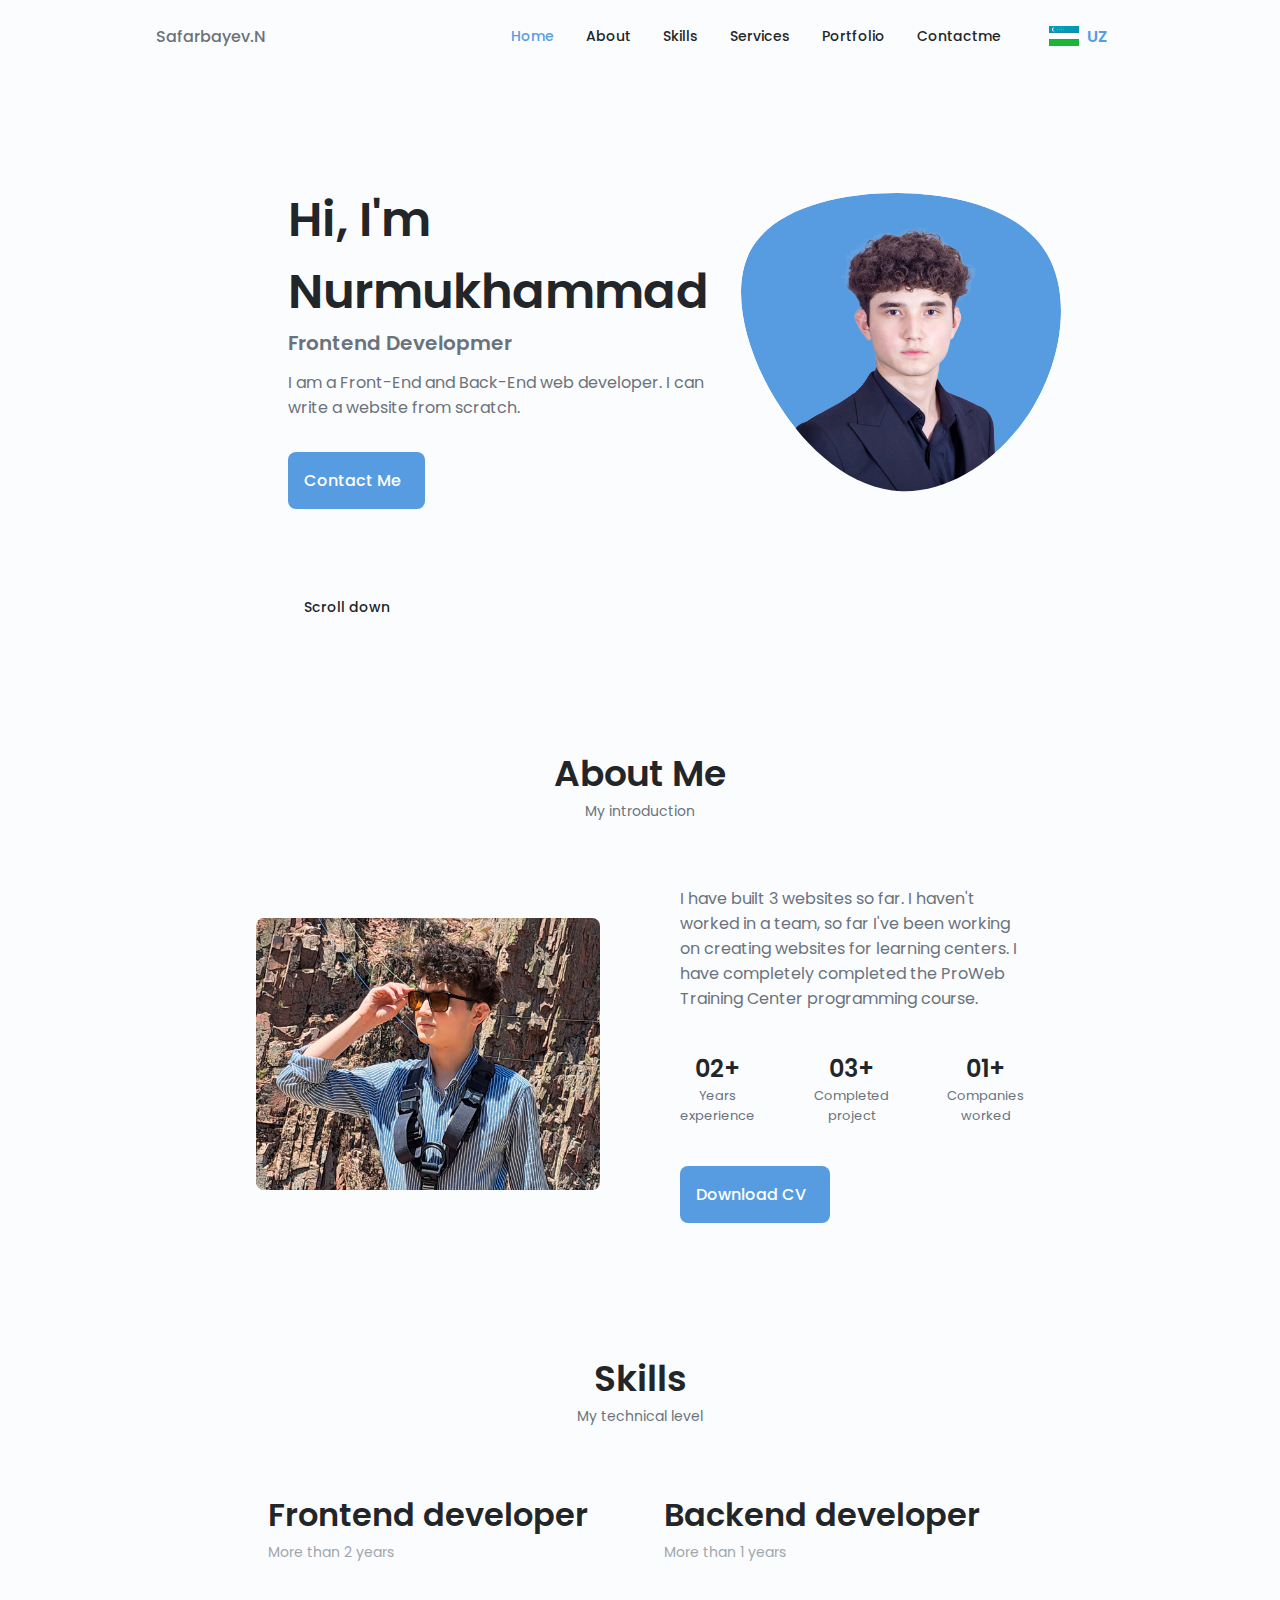
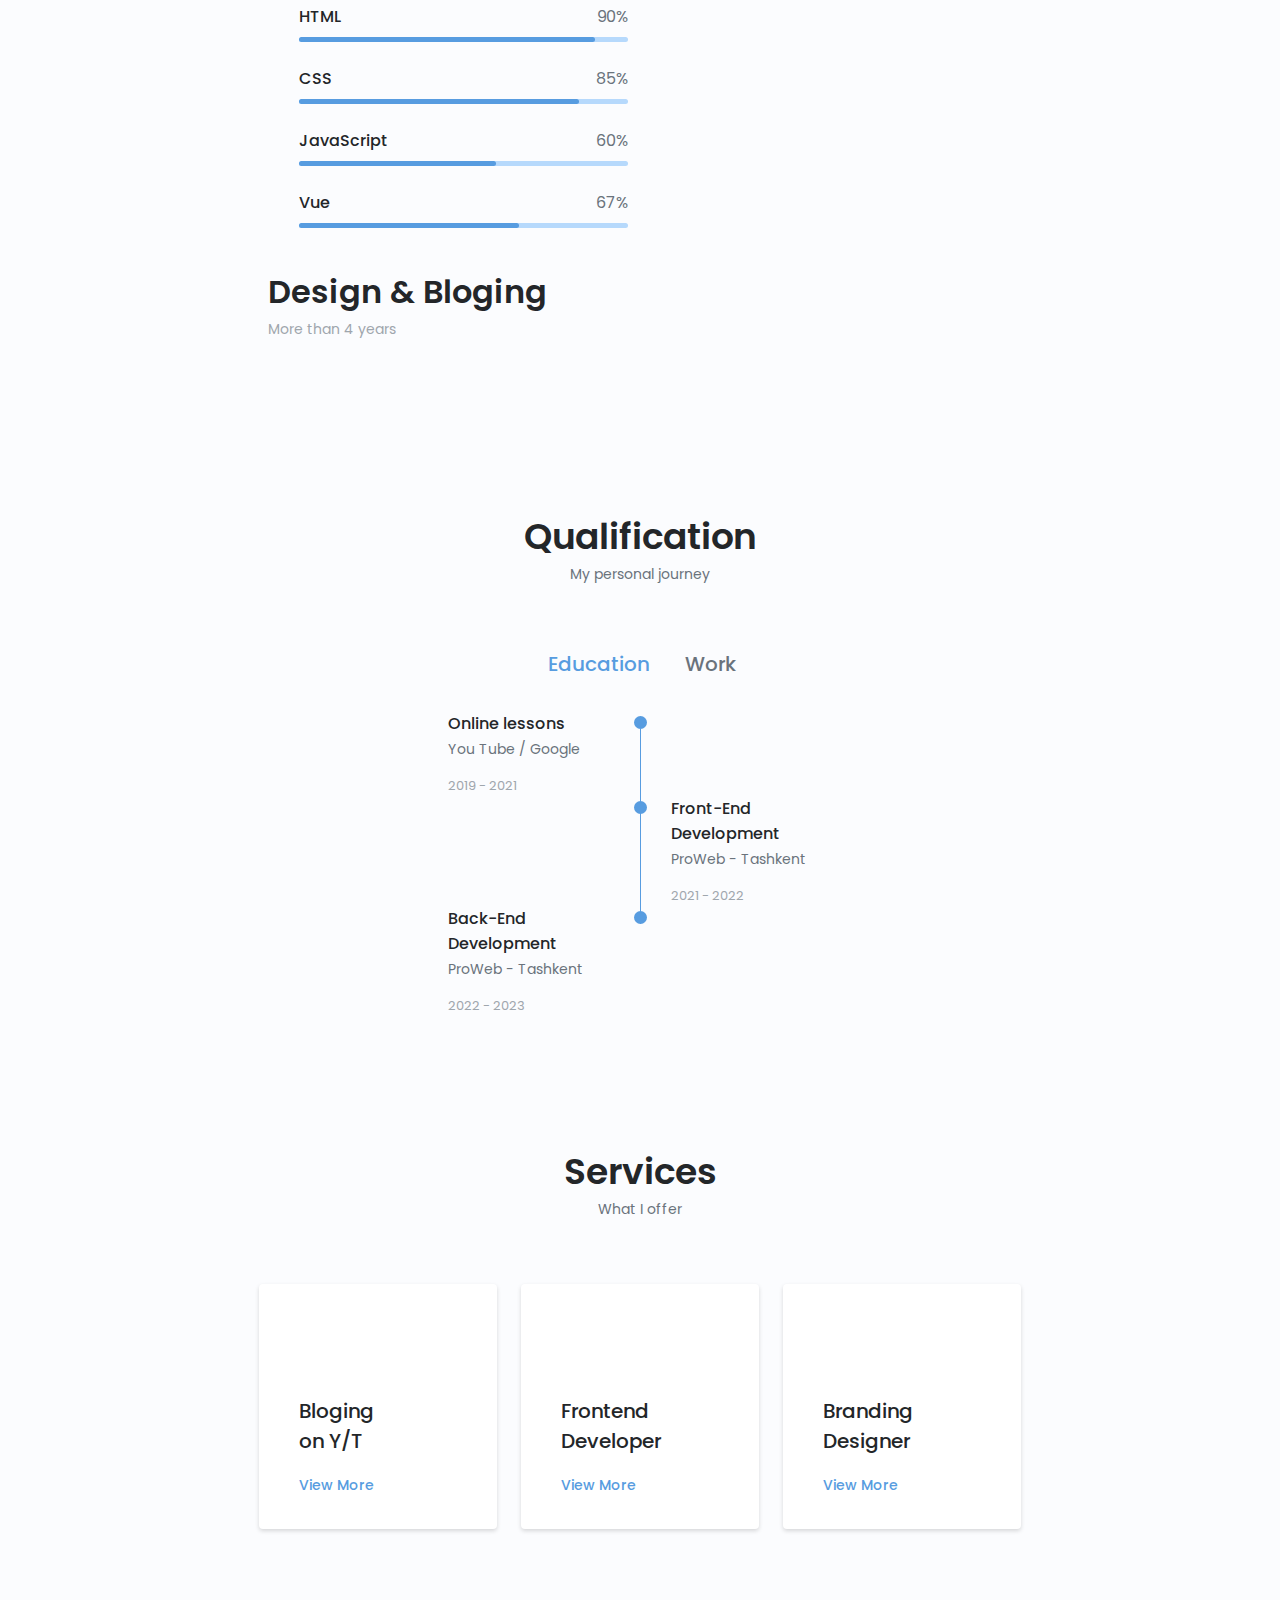
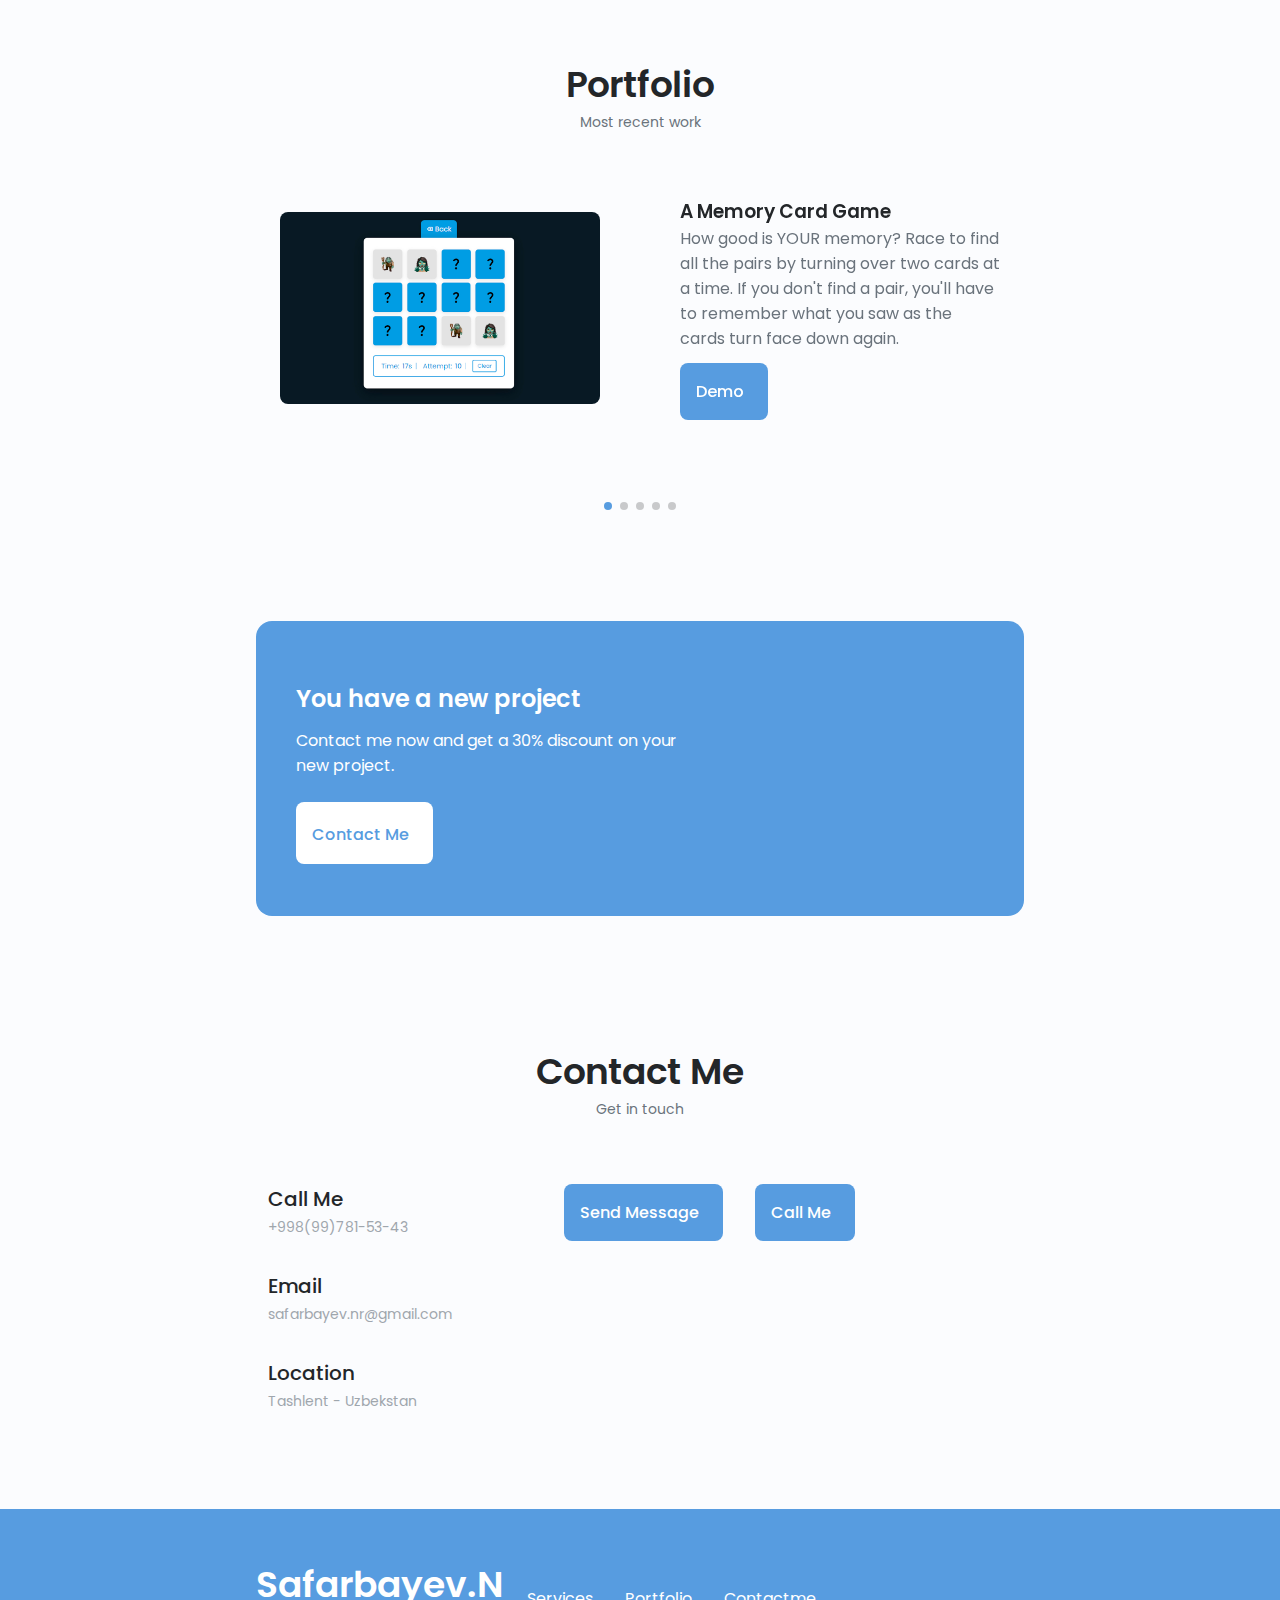
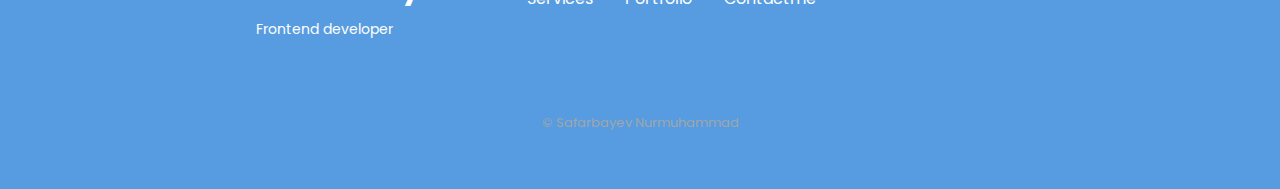
<file: index.html>
<!DOCTYPE html>
<html lang="en">

<head>
    <meta charset="UTF-8">
    <meta name="viewport" content="width=device-width, initial-scale=1.0">

    <!--==================== UNICONS ====================-->
    <link rel="stylesheet" href="https://unicons.iconscout.com/release/v4.0.8/css/line.css">

    <!--==================== SWIPER CSS ====================-->
    <link rel="stylesheet" href="css/swiper-bundle.min.css">

    <!--==================== CSS ====================-->
    <link rel="stylesheet" href="css/styles.css">

    <link rel="icon" href="img/icon.png">

    <title>Safarbayev.NR</title>
</head>

<body>
    <!--==================== HEADER ====================-->
    <header class="header" id="header">
        <nav class="nav container">
            <a href="#home" class="nav__logo">Safarbayev.N</a>

            <div class="nav__menu" id="nav-menu">
                <ul class="nav__list grid">
                    <li class="nav__item">
                        <a href="#home" class="nav__link active-link">
                            <i class="uil uil-estate nav__icon"></i> Home
                        </a>
                    </li>
                    <li class="nav__item">
                        <a href="#about" class="nav__link">
                            <i class="uil uil-user nav__icon"></i> About
                        </a>
                    </li>
                    <li class="nav__item">
                        <a href="#skills" class="nav__link">
                            <i class="uil uil-file -alt nav__icon"></i> Skills
                        </a>
                    </li>
                    <li class="nav__item">
                        <a href="#services" class="nav__link">
                            <i class="uil uil-briefcase-alt nav__icon"></i> Services
                        </a>
                    </li>
                    <li class="nav__item">
                        <a href="#portfolio" class="nav__link">
                            <i class="uil uil-scenery nav__icon"></i> Portfolio
                        </a>
                    </li>
                    <li class="nav__item">
                        <a href="#contact" class="nav__link">
                            <i class="uil uil-message  nav__icon"></i> Contactme
                        </a>
                    </li>
                </ul>
                <i class="uil uil-times nav__close" id="nav-close"></i>
            </div>
            <div class="nav__btns">
                <!-- Theme change button -->
                <a href="uz/uz.html" class="lang">
                    <img src="img/uzb.jpg" alt="">
                    <span>UZ</span>
                </a>

                <i class="uil uil-moon change-theme" id="theme-button"></i>

                <div class="nav__toggle" id="nav-toggle">
                    <i class="uil uil-apps"></i>
                </div>
            </div>
        </nav>
    </header>

    <!--==================== MAIN ====================-->
    <main class="main">
        <!--==================== HOME ====================-->
        <section class="home section" id="home">
            <div class="home__container container grid">
                <div class="home__content grid">
                    <div class="home__social">
                        <a href="https://www.linkedin.com/in/nurmuhamamd-safarbayev-025895275/" target="_blank"
                            class="home__social-icon">
                            <i class="uil uil-linkedin-alt"></i>
                        </a>
                        <a href="https://dribbble.com/safarbayev" target="_blank" class="home__social-icon">
                            <i class="uil uil-dribbble"></i>
                        </a>
                        <a href="https://github.com/safarbayevn/" target="_blank" class="home__social-icon">
                            <i class="uil uil-github-alt"></i>
                        </a>
                    </div>

                    <div class="home__img">
                        <svg class="home__blob" viewBox="0 0 200 187" xmlns="http://www.w3.org/2000/svg"
                            xmlns:xlink="http://www.w3.org/1999/xlink">
                            <mask id="mask0" mask-type="alpha">
                                <path d="M190.312 36.4879C206.582 62.1187 201.309 102.826 182.328 134.186C163.346 165.547 
                                130.807 187.559 100.226 186.353C69.6454 185.297 41.0228 161.023 21.7403 129.362C2.45775 
                                97.8511 -7.48481 59.1033 6.67581 34.5279C20.9871 10.1032 59.7028 -0.149132 97.9666 
                                0.00163737C136.23 0.303176 174.193 10.857 190.312 36.4879Z" />
                            </mask>
                            <g mask="url(#mask0)">
                                <path d="M190.312 36.4879C206.582 62.1187 201.309 102.826 182.328 134.186C163.346 
                                165.547 130.807 187.559 100.226 186.353C69.6454 185.297 41.0228 161.023 21.7403 
                                129.362C2.45775 97.8511 -7.48481 59.1033 6.67581 34.5279C20.9871 10.1032 59.7028 
                                -0.149132 97.9666 0.00163737C136.23 0.303176 174.193 10.857 190.312 36.4879Z" />

                                <image class="home__blob-img" x="5" y="17" xlink:href="img/perfil.png" />
                            </g>
                        </svg>
                    </div>

                    <div class="home__data">
                        <h1 class="home__title">Hi, I'm Nurmukhammad</h1>
                        <h3 class="home__subtitle">Frontend Developmer</h3>
                        <p class="home__description">I am a Front-End and Back-End web developer. I can write a website
                            from scratch.</p>
                        <a href="#contact" class="button button--flex">
                            Contact Me <i class="uil uil-message button__icon"></i>
                        </a>
                    </div>
                </div>

                <div class="home__scroll">
                    <a href="" class="home__scroll-button button--flex">
                        <i class="uil uil-mouse-alt home__scroll-mouse"></i>
                        <span class="home__scroll-name">Scroll down</span>
                        <i class="uil uil-arrow-down home__scroll-arrow"></i>
                    </a>
                </div>
            </div>
        </section>

        <!--==================== ABOUT ====================-->
        <section class="about section" id="about">
            <h2 class="section__title">About Me</h2>
            <span class="section__subtitle">My introduction</span>

            <div class="about__container container grid">
                <img src="img/about.jpg" alt="" class="about__img">

                <div class="about__data">
                    <p class="about__description">
                        I have built 3 websites so far. I haven't worked in a team, so far I've been working on creating
                        websites for learning centers. I have completely completed the ProWeb Training Center
                        programming course.
                    </p>
                    <div class="about__info">
                        <div>
                            <span class="about__info-title">02+</span>
                            <span class="about__info-name">Years <br> experience</span>
                        </div>

                        <div>
                            <span class="about__info-title">03+</span>
                            <span class="about__info-name">Completed <br> project</span>
                        </div>

                        <div>
                            <span class="about__info-title">01+</span>
                            <span class="about__info-name">Companies <br> worked</span>
                        </div>
                    </div>

                    <div class="about__buttons">
                        <a download="pdf/resume.png" href="" class="button button--flex">
                            Download CV <i class="uil uil-download-alt button__icon"></i>
                        </a>
                    </div>
                </div>
            </div>
        </section>

        <!--==================== SKILLS ====================-->
        <section class="skills section" id="skills">
            <h2 class="section__title">Skills</h2>
            <span class="section__subtitle">My technical level</span>

            <div class="skills__container container grid">
                <!--==================== SKILLS 1====================-->
                <div class="skills__content skills__open">
                    <div class="skills__header">
                        <i class="uil uil-brackets-curly skills__icon"></i>

                        <div>
                            <h1 class="skills__title">Frontend developer</h1>
                            <span class="skills__subtitle">More than 2 years</span>
                        </div>

                        <i class="uil uil-angle-down skills__arrow"></i>
                    </div>
                    <div class="skills__list grid">
                        <div class="skills__data">
                            <div class="skills__titles">
                                <h3 class="skills__name">HTML</h3>
                                <span class="skills__number">90%</span>
                            </div>
                            <div class="skills__bar">
                                <span class="skills__percentage skills__html"></span>
                            </div>
                        </div>

                        <div class="skills__data">
                            <div class="skills__titles">
                                <h3 class="skills__name">CSS</h3>
                                <span class="skills__number">85%</span>
                            </div>
                            <div class="skills__bar">
                                <span class="skills__percentage skills__css"></span>
                            </div>
                        </div>

                        <div class="skills__data">
                            <div class="skills__titles">
                                <h3 class="skills__name">JavaScript</h3>
                                <span class="skills__number">60%</span>
                            </div>
                            <div class="skills__bar">
                                <span class="skills__percentage skills__js"></span>
                            </div>
                        </div>

                        <div class="skills__data">
                            <div class="skills__titles">
                                <h3 class="skills__name">Vue</h3>
                                <span class="skills__number">67%</span>
                            </div>
                            <div class="skills__bar">
                                <span class="skills__percentage skills__vue"></span>
                            </div>
                        </div>
                    </div>
                </div>

                <!--==================== SKILLS 2====================-->
                <div class="skills__content skills__close">
                    <div class="skills__header">
                        <i class="uil uil-server-network skills__icon"></i>

                        <div>
                            <h1 class="skills__title">Backend developer</h1>
                            <span class="skills__subtitle">More than 1 years</span>
                        </div>

                        <i class="uil uil-angle-down skills__arrow"></i>
                    </div>
                    <div class="skills__list grid">
                        <div class="skills__data">
                            <div class="skills__titles">
                                <h3 class="skills__name">PHP</h3>
                                <span class="skills__number">66%</span>
                            </div>
                            <div class="skills__bar">
                                <span class="skills__percentage skills__php"></span>
                            </div>
                        </div>

                        <div class="skills__data">
                            <div class="skills__titles">
                                <h3 class="skills__name">Node Js</h3>
                                <span class="skills__number">49%</span>
                            </div>
                            <div class="skills__bar">
                                <span class="skills__percentage skills__node"></span>
                            </div>
                        </div>

                        <div class="skills__data">
                            <div class="skills__titles">
                                <h3 class="skills__name">Firebase</h3>
                                <span class="skills__number">65%</span>
                            </div>
                            <div class="skills__bar">
                                <span class="skills__percentage skills__firebase"></span>
                            </div>
                        </div>

                        <div class="skills__data">
                            <div class="skills__titles">
                                <h3 class="skills__name">Python</h3>
                                <span class="skills__number">31%</span>
                            </div>
                            <div class="skills__bar">
                                <span class="skills__percentage skills__python"></span>
                            </div>
                        </div>
                    </div>
                </div>

                <!--==================== SKILLS 3====================-->
                <div class="skills__content skills__close">
                    <div class="skills__header">
                        <i class="uil uil-swatchbook skills__icon"></i>

                        <div>
                            <h1 class="skills__title">Design & Bloging</h1>
                            <span class="skills__subtitle">More than 4 years</span>
                        </div>

                        <i class="uil uil-angle-down skills__arrow"></i>
                    </div>
                    <div class="skills__list grid">
                        <div class="skills__data">
                            <div class="skills__titles">
                                <h3 class="skills__name">Figma</h3>
                                <span class="skills__number">80%</span>
                            </div>
                            <div class="skills__bar">
                                <span class="skills__percentage skills__figma"></span>
                            </div>
                        </div>

                        <div class="skills__data">
                            <div class="skills__titles">
                                <h3 class="skills__name">Photoshop</h3>
                                <span class="skills__number">87%</span>
                            </div>
                            <div class="skills__bar">
                                <span class="skills__percentage skills__photoshop"></span>
                            </div>
                        </div>

                        <div class="skills__data">
                            <div class="skills__titles">
                                <h3 class="skills__name">Adobe Premier Pro</h3>
                                <span class="skills__number">80%</span>
                            </div>
                            <div class="skills__bar">
                                <span class="skills__percentage skills__premierepro"></span>
                            </div>
                        </div>
                    </div>
                </div>
            </div>
        </section>

        <!--==================== QUALIFICATION ====================-->
        <section class="qualification section">
            <h2 class="section__title">Qualification</h2>
            <span class="section__subtitle">My personal journey</span>

            <div class="qualification__container container">
                <div class="qualification__tabs">
                    <div class="qualification__button button--flex qualification__active" data-target="#education">
                        <i class="uil uil-graduation-cap qualification__icon"></i>
                        Education
                    </div>

                    <div class="qualification__button button--flex" data-target="#work">
                        <i class="uil uil-briefcase qualification__icon"></i>
                        Work
                    </div>
                </div>
                <div class="qualification__sections">
                    <!--==================== QUALIFICATION CONTENT 1 ====================-->
                    <div class="qualification__content qualification__active" data-content id="education">

                        <!--==================== QUALIFICATION 1 ====================-->
                        <div class="qualification__data">
                            <div>
                                <h3 class="qualification__title">Online lessons</h3>
                                <span class="qualification__subtitle">You Tube / Google</span>
                                <div class="qualification__calendar">
                                    <i class="uil uil-calendar-alt"></i>
                                    2019 - 2021
                                </div>
                            </div>

                            <div>
                                <span class="qualification__rounder"></span>
                                <span class="qualification__line"></span>
                            </div>
                        </div>

                        <!--==================== QUALIFICATION 2 ====================-->
                        <div class="qualification__data">
                            <div></div>

                            <div>
                                <span class="qualification__rounder"></span>
                                <span class="qualification__line"></span>
                            </div>

                            <div>
                                <h3 class="qualification__title">Front-End Development</h3>
                                <span class="qualification__subtitle">ProWeb - Tashkent</span>
                                <div class="qualification__calendar">
                                    <i class="uil uil-calendar-alt"></i>
                                    2021 - 2022
                                </div>
                            </div>

                        </div>

                        <!--==================== QUALIFICATION 3 ====================-->
                        <div class="qualification__data">
                            <div>
                                <h3 class="qualification__title">Back-End Development</h3>
                                <span class="qualification__subtitle">ProWeb - Tashkent</span>
                                <div class="qualification__calendar">
                                    <i class="uil uil-calendar-alt"></i>
                                    2022 - 2023
                                </div>
                            </div>

                            <div>
                                <span class="qualification__rounder"></span>
                                <!-- <span class="qualification__line"></span> -->
                            </div>
                        </div>
                    </div>

                    <!--==================== QUALIFICATION CONTENT 2 ====================-->
                    <div class="qualification__content" data-content id="work">

                        <!--==================== QUALIFICATION 1 ====================-->
                        <div class="qualification__data">
                            <div>
                                <h3 class="qualification__title">Website for the training center</h3>
                                <span class="qualification__subtitle">Freelancing</span>
                                <div class="qualification__calendar">
                                    <i class="uil uil-calendar-alt"></i>
                                    2022 - 2023
                                </div>
                            </div>

                            <div>
                                <span class="qualification__rounder"></span>
                                <span class="qualification__line"></span>
                            </div>
                        </div>

                        <!--==================== QUALIFICATION 2 ====================-->
                        <div class="qualification__data">
                            <div></div>

                            <div>
                                <span class="qualification__rounder"></span>
                                <!-- <span class="qualification__line"></span> -->
                            </div>

                            <div>
                                <h3 class="qualification__title">Website for school</h3>
                                <span class="qualification__subtitle">Freelancing</span>
                                <div class="qualification__calendar">
                                    <i class="uil uil-calendar-alt"></i>
                                    2023
                                </div>
                            </div>

                        </div>
                    </div>
                </div>
            </div>
        </section>

        <!--==================== SERVICES ====================-->
        <section class="services section" id="services">
            <h3 class="section__title">Services</h3>
            <span class="section__subtitle">What I offer</span>

            <div class="services__container container grid">
                <!--==================== SERVICES 1 ====================-->
                <div class="services__content">
                    <div>
                        <i class="uil uil-web-grid services__icon"></i>
                        <h3 class="services__title">Bloging <br> on Y/T</h3>
                    </div>

                    <span class="button button--flex button--small button--link services__button">
                        View More
                        <i class="uil uil-arrow-right button__icon"></i>
                    </span>

                    <div class="services__modal">
                        <div class="services__modal-content">
                            <h4 class="services__modal-title">Bloging <br> on Y/T</h4>
                            <i class="uil uil-times services__modal-close"></i>

                            <ul class="services__modal-services grid">
                                <li class="services__modal-service">
                                    <i class="uil uil-check-circle services__modal-icon"></i>
                                    <p>I got 1000+ subscribers on Youtube.</p>
                                </li>
                                <!-- <li class="services__modal-service">
                                    <i class="uil uil-check-circle services__modal-icon"></i>
                                    <p>Web page development.</p>
                                </li>
                                <li class="services__modal-service">
                                    <i class="uil uil-check-circle services__modal-icon"></i>
                                    <p>I create ux element interactions.</p>
                                </li>
                                <li class="services__modal-service">
                                    <i class="uil uil-check-circle services__modal-icon"></i>
                                    <p>I position your company brand.</p>
                                </li> -->
                            </ul>
                        </div>
                    </div>
                </div>

                <!--==================== SERVICES 2 ====================-->
                <div class="services__content">
                    <div>
                        <i class="uil uil-arrow services__icon"></i>
                        <h3 class="services__title">Frontend <br> Developer</h3>
                    </div>

                    <span class="button button--flex button--small button--link services__button">
                        View More
                        <i class="uil uil-arrow-right button__icon"></i>
                    </span>

                    <div class="services__modal">
                        <div class="services__modal-content">
                            <h4 class="services__modal-title">Frontend <br> Developer</h4>
                            <i class="uil uil-times services__modal-close"></i>

                            <ul class="services__modal-services grid">
                                <li class="services__modal-service">
                                    <i class="uil uil-check-circle services__modal-icon"></i>
                                    <p>I develop the user interface.</p>
                                </li>
                                <li class="services__modal-service">
                                    <i class="uil uil-check-circle services__modal-icon"></i>
                                    <p>Web page development.</p>
                                </li>
                                <li class="services__modal-service">
                                    <i class="uil uil-check-circle services__modal-icon"></i>
                                    <p>I create ux element interactions.</p>
                                </li>
                                <li class="services__modal-service">
                                    <i class="uil uil-check-circle services__modal-icon"></i>
                                    <p>I position your company brand.</p>
                                </li>
                            </ul>
                        </div>
                    </div>
                </div>

                <!--==================== SERVICES 3 ====================-->
                <div class="services__content">
                    <div>
                        <i class="uil uil-pen services__icon"></i>
                        <h3 class="services__title">Branding <br> Designer</h3>
                    </div>

                    <span class="button button--flex button--small button--link services__button">
                        View More
                        <i class="uil uil-arrow-right button__icon"></i>
                    </span>

                    <div class="services__modal">
                        <div class="services__modal-content">
                            <h4 class="services__modal-title">Branding <br> Designer</h4>
                            <i class="uil uil-times services__modal-close"></i>

                            <ul class="services__modal-services grid">
                                <li class="services__modal-service">
                                    <i class="uil uil-check-circle services__modal-icon"></i>
                                    <p>I know photoshop very well.</p>
                                </li>
                                <li class="services__modal-service">
                                    <i class="uil uil-check-circle services__modal-icon"></i>
                                    <p>Create a logo for your brand.</p>
                                </li>
                            </ul>
                        </div>
                    </div>
                </div>
            </div>
        </section>

        <!--==================== PORTFOLIO ====================-->
        <section class="portfolio section" id="portfolio">
            <h2 class="section__title">Portfolio</h2>
            <span class="section__subtitle">Most recent work</span>

            <div class="portfolio__container container swiper-container">
                <div class="swiper-wrapper">
                    <!--==================== PORTFOLIO 1 ====================-->
                    <div class="portfolio__content grid swiper-slide">
                        <img src="img/portfolio1.jpg" alt="" class="portfolio__img">

                        <div class="portfolio__data">
                            <h3 class="portfolio__title">A Memory Card Game</h3>
                            <p class="portfolio__description">How good is YOUR memory? Race to find all the pairs by
                                turning over two cards at a time. If you don't find a pair, you'll have to remember what
                                you saw as the cards turn face down again.</p>
                            <a href="html/zombies.html" class="button button--flex button-small portfolio__button">
                                Demo
                                <i class="uil uil-arrow-right button__icon"></i>
                            </a>
                        </div>
                    </div>
                    <!--==================== PORTFOLIO 2 ====================-->
                    <div class="portfolio__content grid swiper-slide">
                        <img src="img/portfolio2.jpg" alt="" class="portfolio__img">

                        <div class="portfolio__data">
                            <h3 class="portfolio__title">Rock Paper Scissors</h3>
                            <p class="portfolio__description">Rock paper scissors is often used as a fair choosing
                                method between two people, similar to coin flipping, drawing straws, or throwing dice in
                                order to settle a dispute or make an unbiased group decision</p>
                            <a href="html/rockpaper.html" class="button button--flex button-small portfolio__button">
                                Demo
                                <i class="uil uil-arrow-right button__icon"></i>
                            </a>
                        </div>
                    </div>
                    <!--==================== PORTFOLIO 3 ====================-->
                    <div class="portfolio__content grid swiper-slide">
                        <img src="img/portfolio3.jpg" alt="" class="portfolio__img">

                        <div class="portfolio__data">
                            <h3 class="portfolio__title">X & O</h3>
                            <p class="portfolio__description">Tic-tac-toe is a game in which two players take turns in drawing either an ` O' or an ` X' in one square of a grid consisting of nine squares..</p>
                            <a href="html/xo.html" class="button button--flex button-small portfolio__button">
                                Demo
                                <i class="uil uil-arrow-right button__icon"></i>
                            </a>
                        </div>
                    </div>
                    <!--==================== PORTFOLIO 4 ====================-->
                    <div class="portfolio__content grid swiper-slide">
                        <img src="img/portfolio4.jpg" alt="" class="portfolio__img">

                        <div class="portfolio__data">
                            <h3 class="portfolio__title">Piano</h3>
                            <p class="portfolio__description">Play the Best Online Piano Games for Free on CrazyGames, No Download or Installation Required.</p>
                            <a href="Piano/piano.html" class="button button--flex button-small portfolio__button">
                                Demo
                                <i class="uil uil-arrow-right button__icon"></i>
                            </a>
                        </div>
                    </div>
                    <!--==================== PORTFOLIO 5 ====================-->
                    <div class="portfolio__content grid swiper-slide">
                        <img src="img/portfolio0.jpg" alt="Find Name" class="portfolio__img">

                        <div class="portfolio__data">
                            <h3 class="portfolio__title">Find Names</h3>
                            <p class="portfolio__description">
                                Have you ever played a game all those years ago and now suddenly feel the urge to play again?</p>
                            <a href="find-name/index.html" class="button button--flex button-small portfolio__button">
                                Demo
                                <i class="uil uil-arrow-right button__icon"></i>
                            </a>
                        </div>
                    </div>
                </div>
                <!-- Add Arrows -->
                <div class="swiper-button-next">
                    <i class="uil uil-angle-right-b swiper-portfolio-icon"></i>
                </div>
                <div class="swiper-button-prev">
                    <i class="uil uil-angle-left-b swiper-portfolio-icon"></i>
                </div>

                <!-- Add Pagination -->
                <div class="swiper-pagination"></div>
            </div>
        </section>

        <!--==================== PROJECT IN MIND ====================-->
        <section class="project section">
            <div class="project__bg">
                <div class="project__container container grid">
                    <div class="project__data">
                        <h2 class="project__title">You have a new project</h2>
                        <p class="project__description">Contact me now and get a 30% discount on your new project.</p>
                        <a href="contact/contactme.html" class="button button-flex button--white">
                            Contact Me
                            <i class="uil uil-message project__icon button__icon"></i>
                        </a>
                    </div>

                    <img src="img/project.png" alt="" class="project__img">
                </div>
            </div>
        </section>

        <!--==================== CONTACT ME ====================-->
        <section class="contact section" id="contact">
            <h2 class="section__title">Contact Me</h2>
            <span class="section__subtitle">Get in touch</span>

            <div class="contact__container container grid">
                <div>
                    <div class="contact__information">
                        <i class="uil uil-phone contact__icon"></i>

                        <div>
                            <h3 class="contact__title">Call Me</h3>
                            <span class="contact__subtitle">+998(99)781-53-43</span>
                        </div>
                    </div>
                    <div class="contact__information">
                        <i class="uil uil-envelope contact__icon"></i>

                        <div>
                            <h3 class="contact__title">Email</h3>
                            <span class="contact__subtitle">safarbayev.nr@gmail.com</span>
                        </div>
                    </div>
                    <div class="contact__information">
                        <i class="uil uil-map-marker contact__icon"></i>

                        <div>
                            <h3 class="contact__title">Location</h3>
                            <span class="contact__subtitle">Tashlent - Uzbekstan</span>
                        </div>
                    </div>
                </div>

                <form action="" class="contact__form">
                    <div class="contact__inputs grid">
                        <div class="contact__btn">
                            <a href="contact/contactme.html" class="button button--flex">
                                Send Message
                                <i class="uil uil-message button__icon"></i>
                            </a>
                            <a href="tel:+998997815343" class="button button--flex">
                                Call Me
                                <i class="uil uil-phone-alt button__icon"></i>
                            </a>
                        </div>
                    </div>
                </form>
            </div>
        </section>
    </main>

    <!--==================== FOOTER ====================-->
    <footer class="footer">
        <div class="footer__bg">
            <div class="footer__container container grid">
                <div>
                    <h1 class="footer__title">Safarbayev.N</h1>
                    <span class="footer__subtitle">Frontend developer</span>
                </div>

                <ul class="footer__links">
                    <li>
                        <a href="#services" class="footer__link">Services</a>
                    </li>
                    <li>
                        <a href="#portfolio" class="footer__link">Portfolio</a>
                    </li>
                    <li>
                        <a href="#contact" class="footer__link">Contactme</a>
                    </li>
                </ul>

                <div class="footer__socials">
                    <a href="https://www.youtube.com/UzTahlil" target="_blank" class="footer__social">
                        <i class="uil uil-youtube"></i>
                    </a>

                    <a href="https://www.instagram.com/safarbayev.n/" target="_blank" class="footer__social">
                        <i class="uil uil-instagram"></i>
                    </a>

                    <a href="https://twitter.com/safarbayev_n/
                    " target="_blank" class="footer__social">
                        <i class="uil uil-twitter"></i>
                    </a>
                </div>
            </div>
            <p class="footer__copy">&#169; Safarbayev Nurmuhammad</p>
        </div>
    </footer>

    <!--==================== SCROLL TOP ====================-->
    <a href="#" class="scrollup" id="scroll-up">
        <i class="uil uil-arrow-up scrollup__icon"></i>
    </a>

    <!--==================== SWIPER JS ====================-->
    <script src="js/swiper-bundle.min.js"></script>

    <!--==================== MAIN JS ====================-->
    <script src="js/main.js"></script>
</body>

</html>
</file>
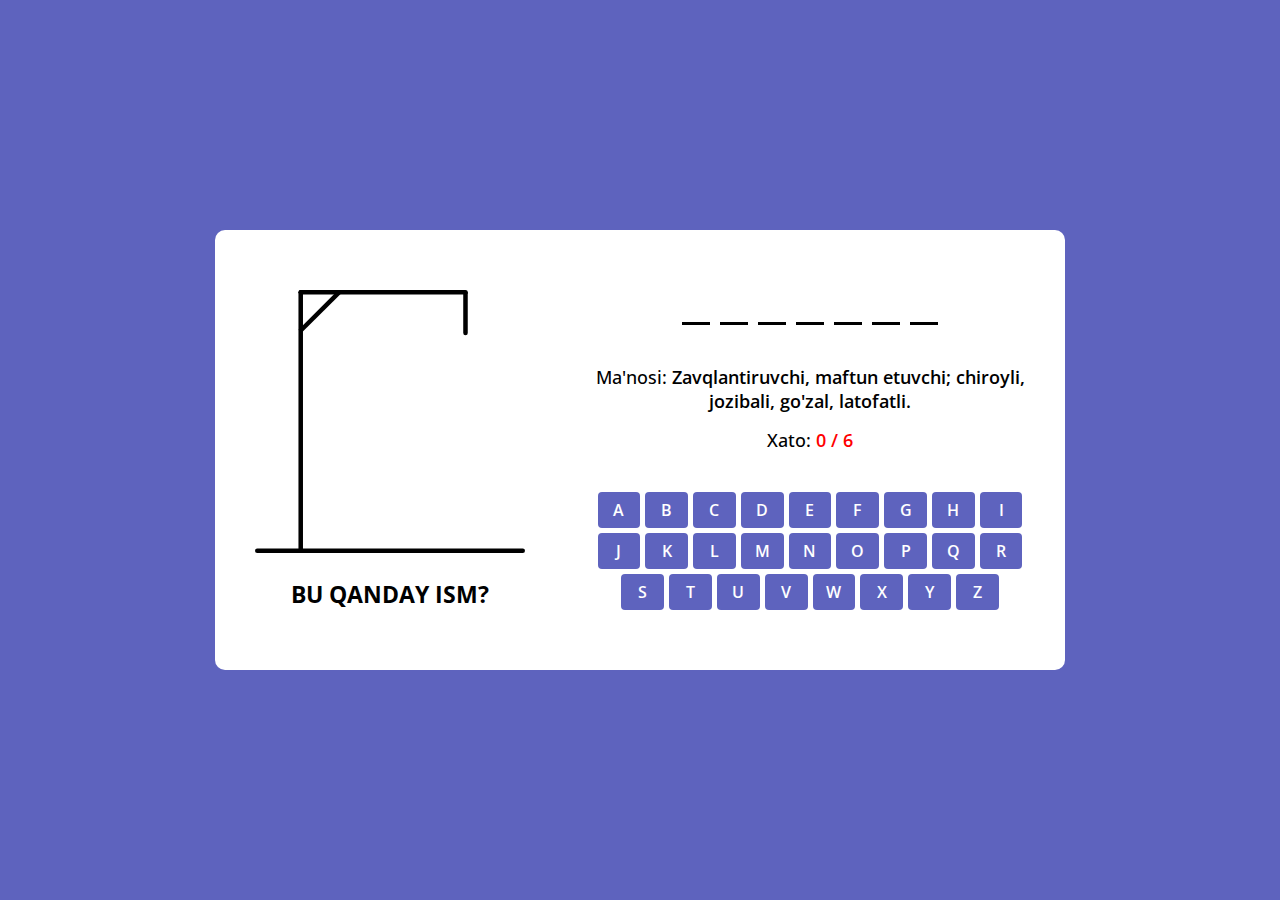
<file: find-name/index.html>
<!DOCTYPE html>
<html lang="en">

<head>
    <meta charset="UTF-8">
    <meta name="viewport" content="width=device-width, initial-scale=1.0">
    <title>Bu qanday ism</title>
    <link rel="stylesheet" href="style.css">
</head>

<body>
    <div class="game-modal">
        <div class="content">
            <img src="images/lost.gif" alt="">
            <h4>Yutqazdingiz</h4>
            <p>To'g'ri javob: <b>rainbow</b></p>
            <button class="play-again">Qaytadan boshlash</button>
        </div>
    </div>
    <div class="container">
        <div class="hangman-box">
            <img src="images/hangman-0.svg" alt="">
            <h1>Bu qanday ism?</h1>
        </div>

        <div class="game-box">
            <ul class="word-display"></ul>
            <h4 class="hint-text">
                Ma'nosi:
                <b>Lorem, ipsum dolor sit amet consectetur adipisicing elit.</b>
            </h4>
            <h4 class="guesses-text">
                Xato:
                <b>0 / 6</b>
            </h4>
            <div class="keyboard"></div>
        </div>
    </div>


    <script src="scripts/word-list.js" defer></script>
    <script src="scripts/script.js" defer></script>
</body>

</html>
</file>
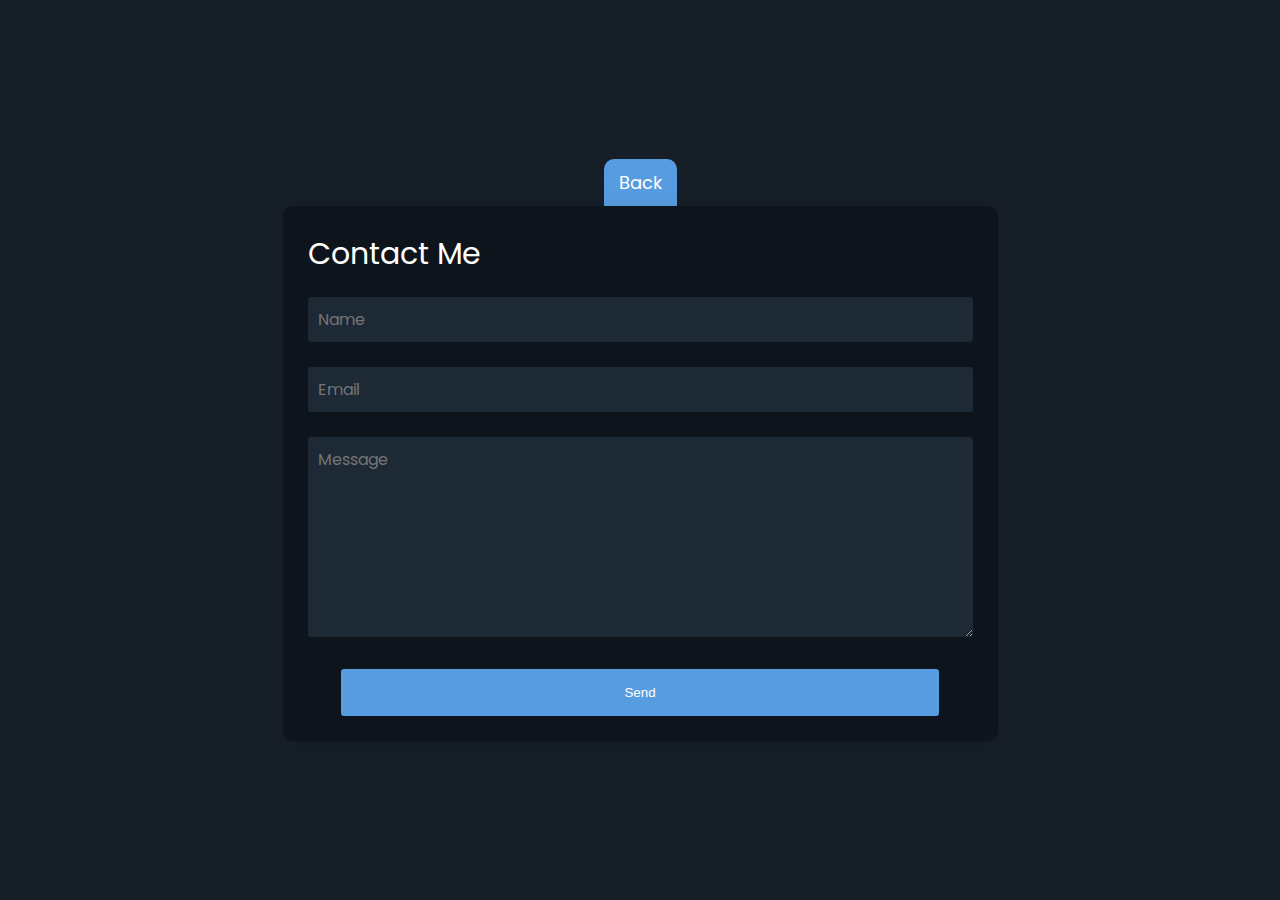
<file: contact/contactme.html>
<!DOCTYPE html>
<html lang="en">

<head>
    <meta charset="UTF-8">
    <meta http-equiv="X-UA-Compatible" content="IE=edge">
    <meta name="viewport" content="width=device-width, initial-scale=1.0">
    <link rel="stylesheet" href="https://unicons.iconscout.com/release/v4.0.8/css/line.css">
    <link rel="stylesheet" href="../css/styles.css">
    <link rel="stylesheet" href="contact.css">
    <script src="https://ajax.googleapis.com/ajax/libs/jquery/3.5.1/jquery.min.js"></script>
    <title>Safarbayev | Contact Me</title>
    <link rel="icon" href="../img/icon.png">
</head>

<body>
    <div class="back-btn">
        <a href="../index.html#contact"><i class="uil uil-backspace"></i> Back</a>
    </div>

    <div class="form">
        <div class="uz">
            <span class="eng">Contact Me</span> <br>
        </div>
        <form action="" onsubmit=" return sendtelegram()">
            <input class="input" type="text" name="name" id="name" placeholder="Name" required autocomplete="off">
            <br> <br>
            <input class="input" type="email" name="email" id="email" placeholder="Email" required autocomplete="off">
            <br> <br>
            <textarea name="message" id="message" cols="45" rows="10" placeholder="Message"
                required></textarea>
            <br> <br>
            <div class="btn">
                <input class="send" type="submit" value="Send" id="btn">
                <span class="danger">Error!</span>
                <span class="success">Sent!</span>
            </div>
        </form>
    </div>

    <script src="sendtelegram.js"></script>
</body>

</html>
</file>
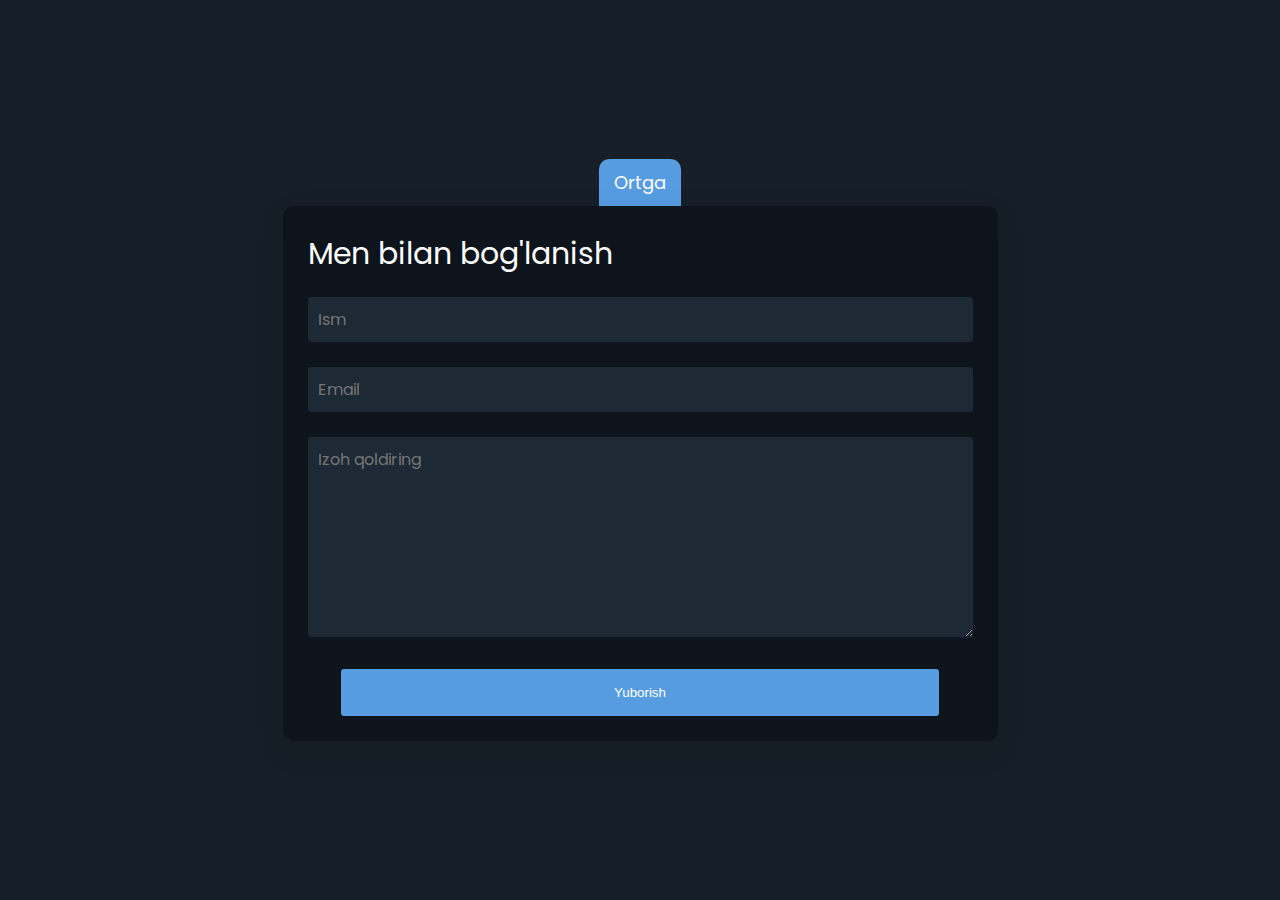
<file: contact/uzcontact.html>
<!DOCTYPE html>
<html lang="en">

<head>
    <meta charset="UTF-8">
    <meta http-equiv="X-UA-Compatible" content="IE=edge">
    <meta name="viewport" content="width=device-width, initial-scale=1.0">
    <link rel="stylesheet" href="https://unicons.iconscout.com/release/v4.0.8/css/line.css">
    <link rel="stylesheet" href="../css/styles.css">
    <link rel="stylesheet" href="contact.css">
    <script src="https://ajax.googleapis.com/ajax/libs/jquery/3.5.1/jquery.min.js"></script>
    <title>Safarbayev | Contact Me</title>
    <link rel="icon" href="../img/icon.png">
</head>

<body>
    <div class="back-btn">
        <a href="../uz/uz.html"><i class="uil uil-backspace"></i> Ortga</a>
    </div>

    <div class="form">
        <div class="uz">
            <span class="eng">Men bilan bog'lanish</span>
        </div>
        <form action="" onsubmit=" return sendtelegram()">
            <input class="input" type="text" name="name" id="name" placeholder="Ism" required autocomplete="off">
            <br> <br>
            <input class="input" type="email" name="email" id="email" placeholder="Email" required autocomplete="off">
            <br> <br>
            <textarea name="message" id="message" cols="45" rows="10" placeholder="Izoh qoldiring"
                required></textarea>
            <br> <br>
            <div class="btn">
                <input class="send" type="submit" value="Yuborish" id="btn">
                <span class="danger">Xato!</span>
                <span class="success">Yuborildi!</span>

            </div>
        </form>
    </div>

    <script src="sendtelegram.js"></script>
</body>

</html>
</file>
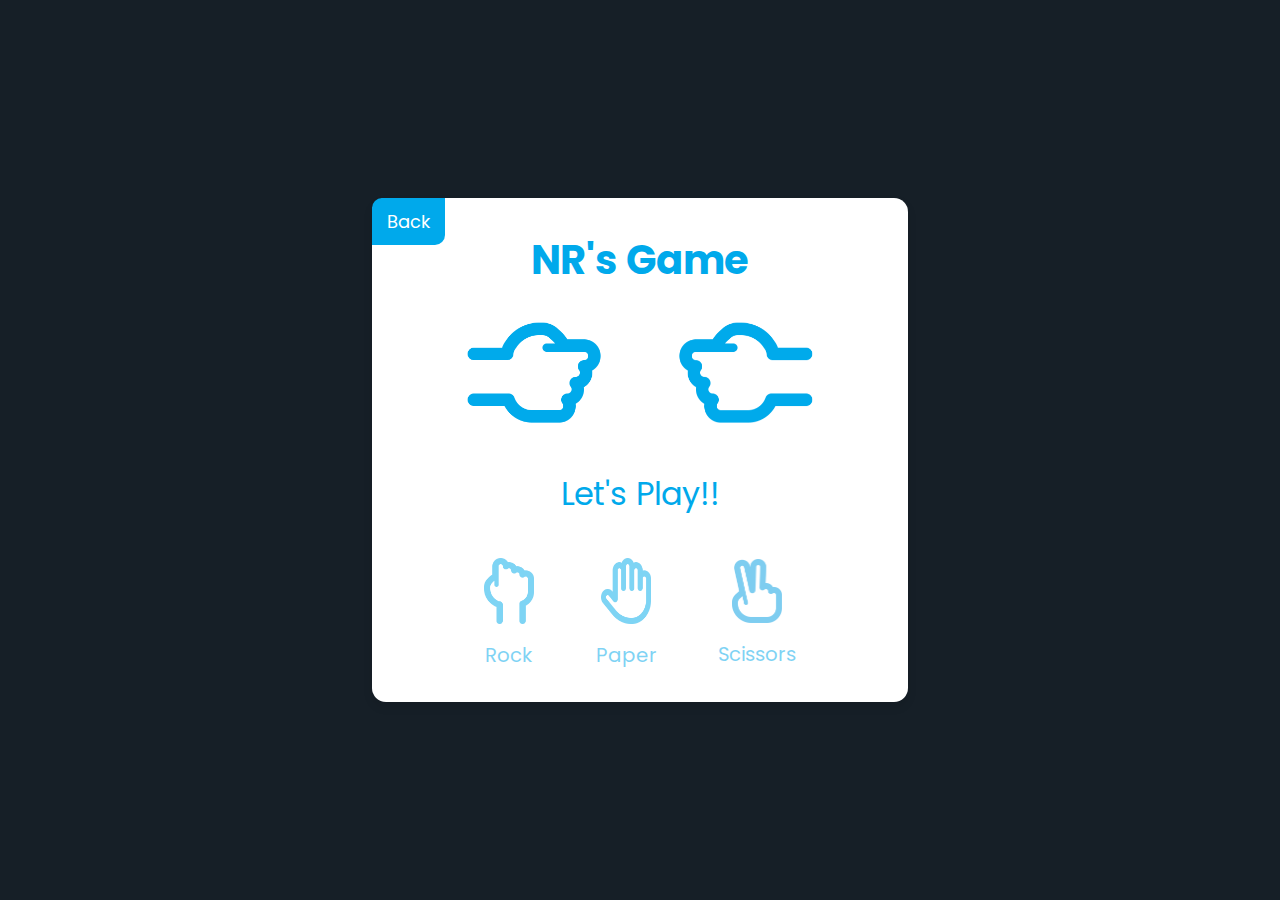
<file: html/rockpaper.html>
<!DOCTYPE html>
<html lang="en">
<head>
    <meta charset="UTF-8">
    <meta http-equiv="X-UA-Compatible" content="IE=edge">
    <meta name="viewport" content="width=device-width, initial-scale=1.0">
    <title>Safarbayev.NR | Games</title>
    <!-- <link rel="stylesheet" href="../css/styles.css"> -->
    <link rel="stylesheet" href="../css/rockpaper.css">
    <link rel="stylesheet" href="https://unicons.iconscout.com/release/v4.0.8/css/line.css">

    <link rel="icon" href="../img/icon.png">
</head>
<body>
    
    <section class="container">
        <div class="back-btn">
            <a href="../index.html#portfolio"><i class="uil uil-backspace"></i> Back</a>
          </div>
            <h1 class="title">NR's Game</h1>
        <div class="result-field">
            <div class="result_images">
                <span class="user_result">
                    <img src="../img/rockpaper/rock.png" alt="">
                </span>
                <span class="cpu_result">
                    <img src="../img/rockpaper/rock.png" alt="">
                </span>
            </div>
            <div class="result">Let's Play!!</div>
        </div>

        <div class="option_images">
            <span class="option_image">
                <img src="../img/rockpaper/rock.png" alt="">
                <p>Rock</p>
            </span>
            <span class="option_image">
                <img src="../img/rockpaper/paper.png" alt="">
                <p>Paper</p>
            </span>
            <span class="option_image">
                <img src="../img/rockpaper/scissors.png" alt="">
                <p>Scissors</p>
            </span>
        </div>
    </section>

    <script src="../js/rockpaper.js" defer></script>
    <script src="../js/main.js"></script>
</body>
</html>
</file>
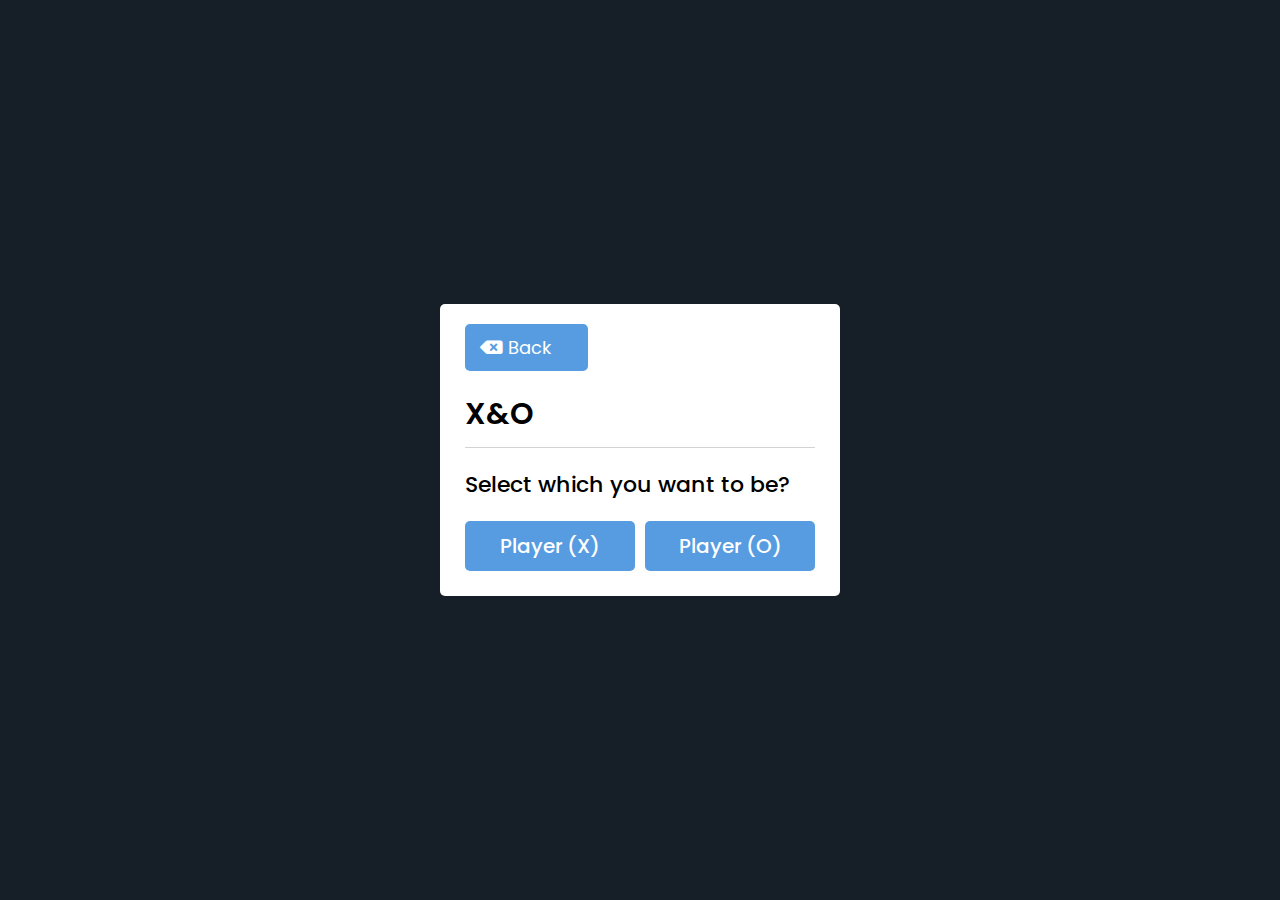
<file: html/xo.html>
<!DOCTYPE html>
<html lang="en">

<head>
    <meta charset="UTF-8">
    <title>NR Games | X & O</title>
    <link rel="stylesheet" href="../css/xo.css">
    <link rel="stylesheet" href="https://cdnjs.cloudflare.com/ajax/libs/font-awesome/5.15.3/css/all.min.css" />
    <link rel="icon" href="../img/icon.png">
</head>

<body>
   
    <div class="select-box">
        <div class="back-btn">
            <a href="../index.html#portfolio"><i class="fas fa-backspace"></i> Back</a>
          </div>
        <header>X&O</header>
        <div class="content">
            <div class="title">Select which you want to be?</div>
            <div class="options">
                <button class="playerX">Player (X)</button>
                <button class="playerO">Player (O)</button>
            </div>
        </div>
    </div>

    <div class="play-board">
        <div class="details">
            <div class="players">
                <span class="Xturn">X's Turn</span>
                <span class="Oturn">O's Turn</span>
                <div class="slider"></div>
            </div>
        </div>
        <div class="play-area">
            <section>
                <span class="box1"></span>
                <span class="box2"></span>
                <span class="box3"></span>
            </section>
            <section>
                <span class="box4"></span>
                <span class="box5"></span>
                <span class="box6"></span>
            </section>
            <section>
                <span class="box7"></span>
                <span class="box8"></span>
                <span class="box9"></span>
            </section>
        </div>
    </div>

    <div class="result-box">
        <div class="won-text"></div>
        <div class="btn"><button>Replay</button></div>
    </div>

    <script src="../js/xo.js"></script>

</body>

</html>
</file>
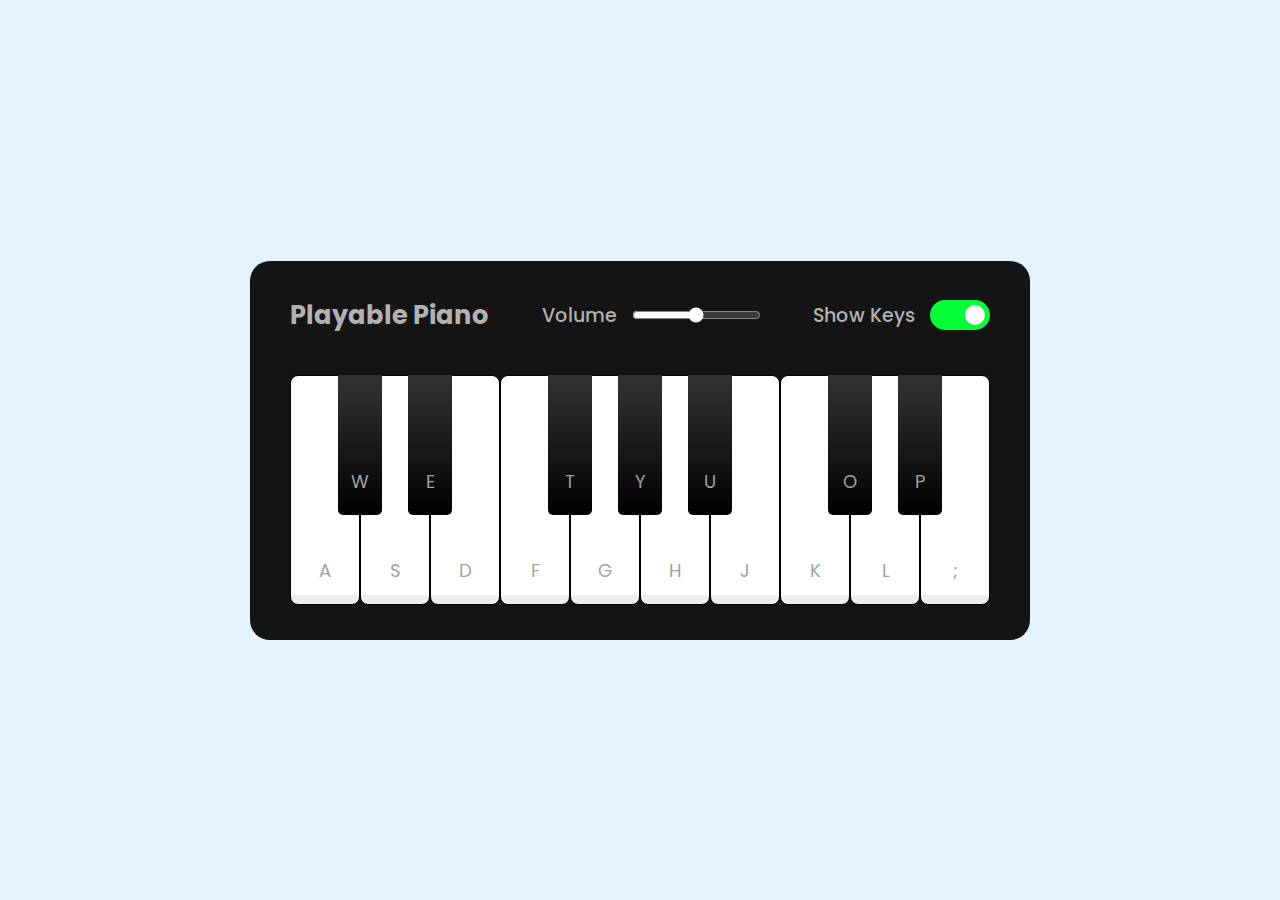
<file: Piano/piano.html>
<!DOCTYPE html>
<html lang="uz" dir="ltr">

<head>
    <meta charset="UTF-8">
    <title>Piano</title>
    <link rel="stylesheet" href="piano.css">
    <meta name="viewport" content="width=device-width, initial-scale=1.0">
</head>

<body>

    <div class="wrapper">
        <header>
            <h2>Playable Piano</h2>
            <div class="column volume-slider">
                <span>Volume</span> <input type="range" min="0" max="1" value="0.5" step="any">
            </div>
            <div class="column keys-checkbox">
                <span>Show Keys</span> <input type="checkbox" checked>
            </div>
        </header>
        <ul class="piano-keys">
            <li class="key white" data-key="a"><span>a</span></li>
            <li class="key black" data-key="w"><span>w</span></li>
            <li class="key white" data-key="s"><span>s</span></li>
            <li class="key black" data-key="e"><span>e</span></li>
            <li class="key white" data-key="d"><span>d</span></li>
            <li class="key white" data-key="f"><span>f</span></li>
            <li class="key black" data-key="t"><span>t</span></li>
            <li class="key white" data-key="g"><span>g</span></li>
            <li class="key black" data-key="y"><span>y</span></li>
            <li class="key white" data-key="h"><span>h</span></li>
            <li class="key black" data-key="u"><span>u</span></li>
            <li class="key white" data-key="j"><span>j</span></li>
            <li class="key white" data-key="k"><span>k</span></li>
            <li class="key black" data-key="o"><span>o</span></li>
            <li class="key white" data-key="l"><span>l</span></li>
            <li class="key black" data-key="p"><span>p</span></li>
            <li class="key white" data-key=";"><span>;</span></li>
        </ul>
    </div>

    <script src="piano.js" defer></script>
</body>

</html>
</file>
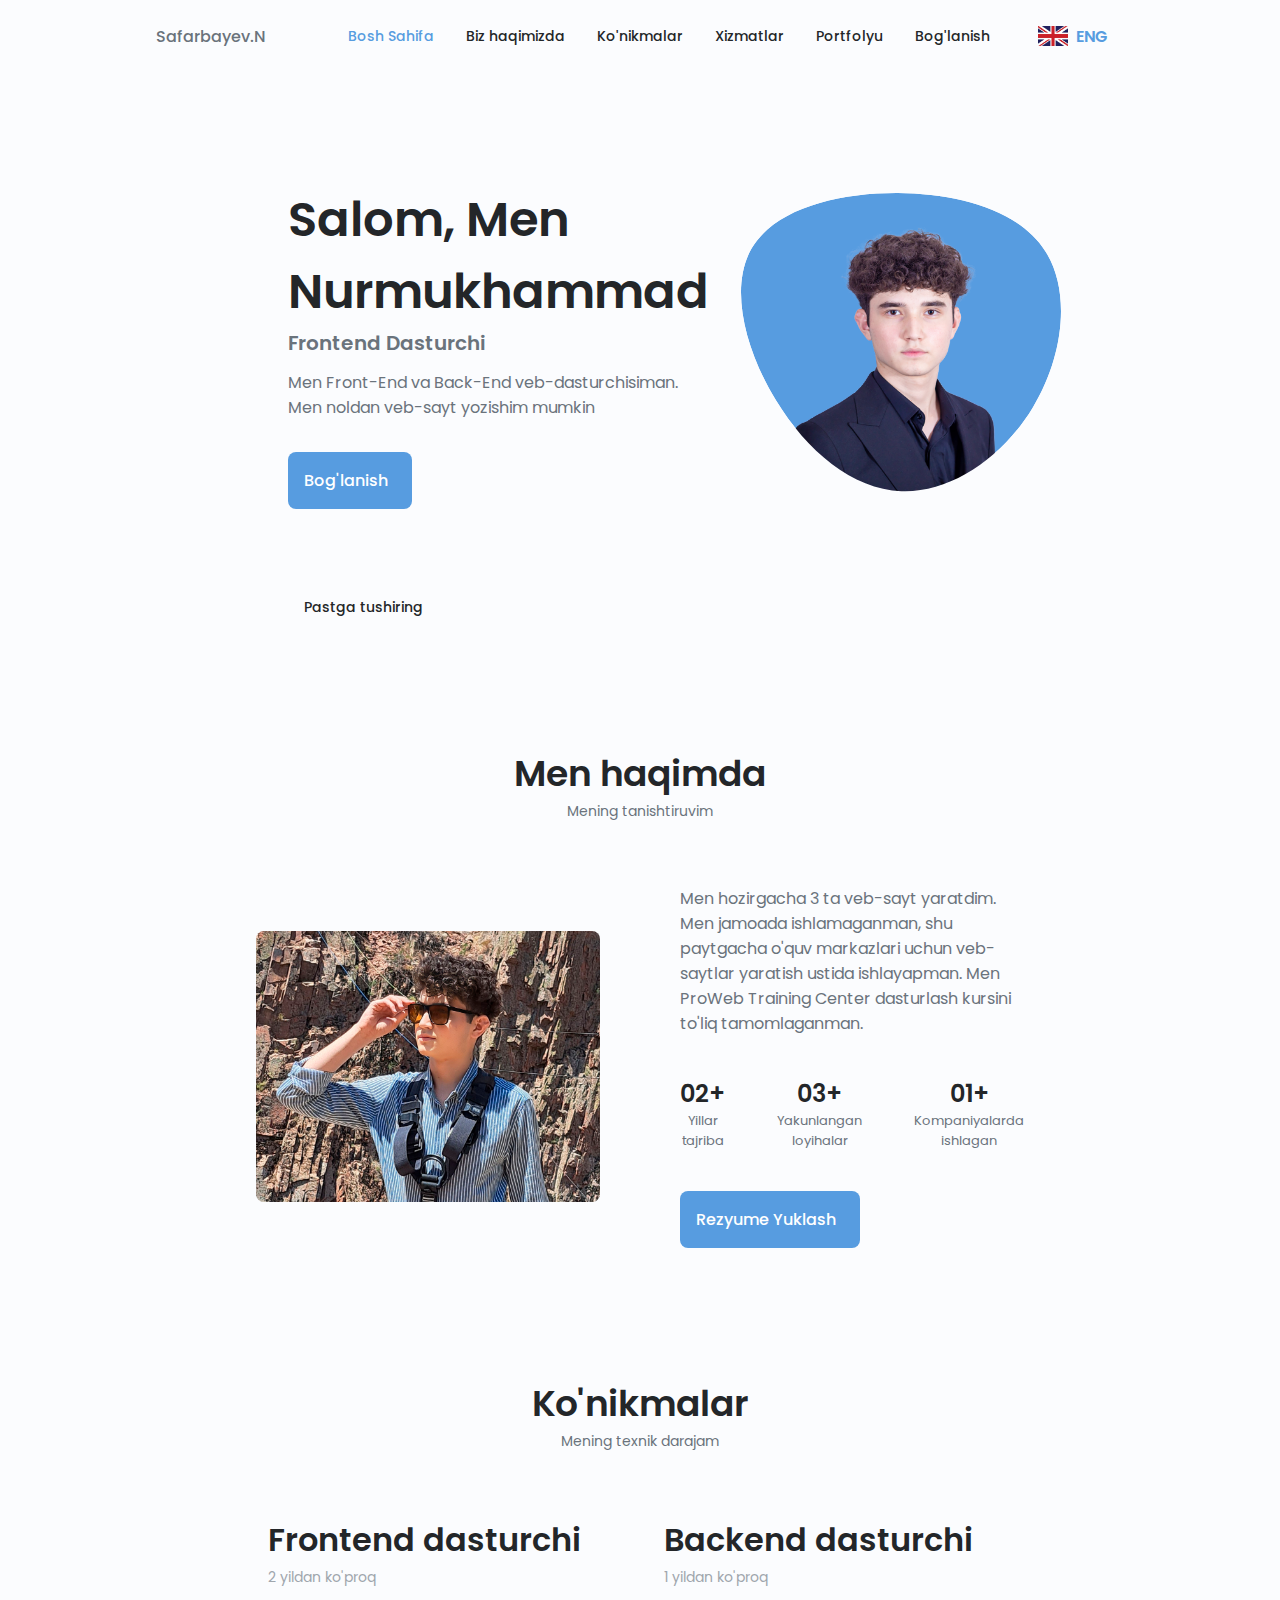
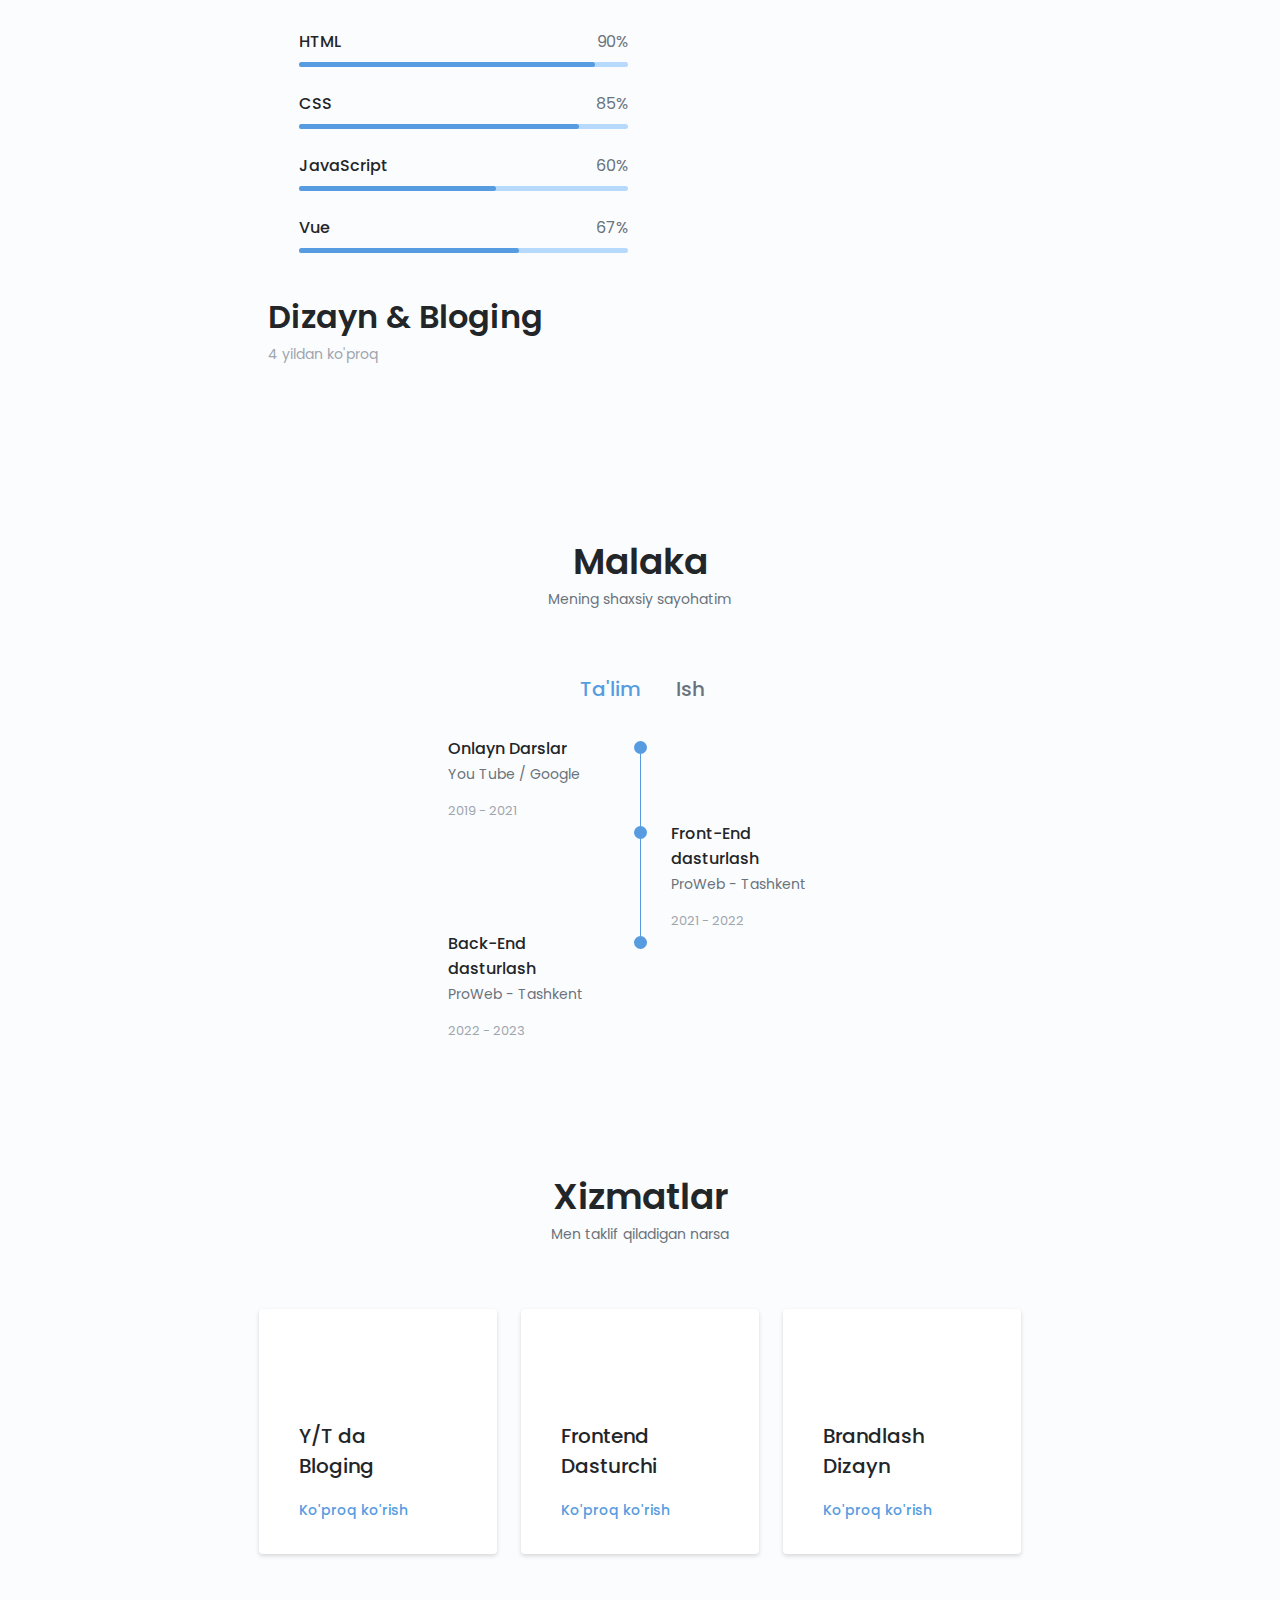
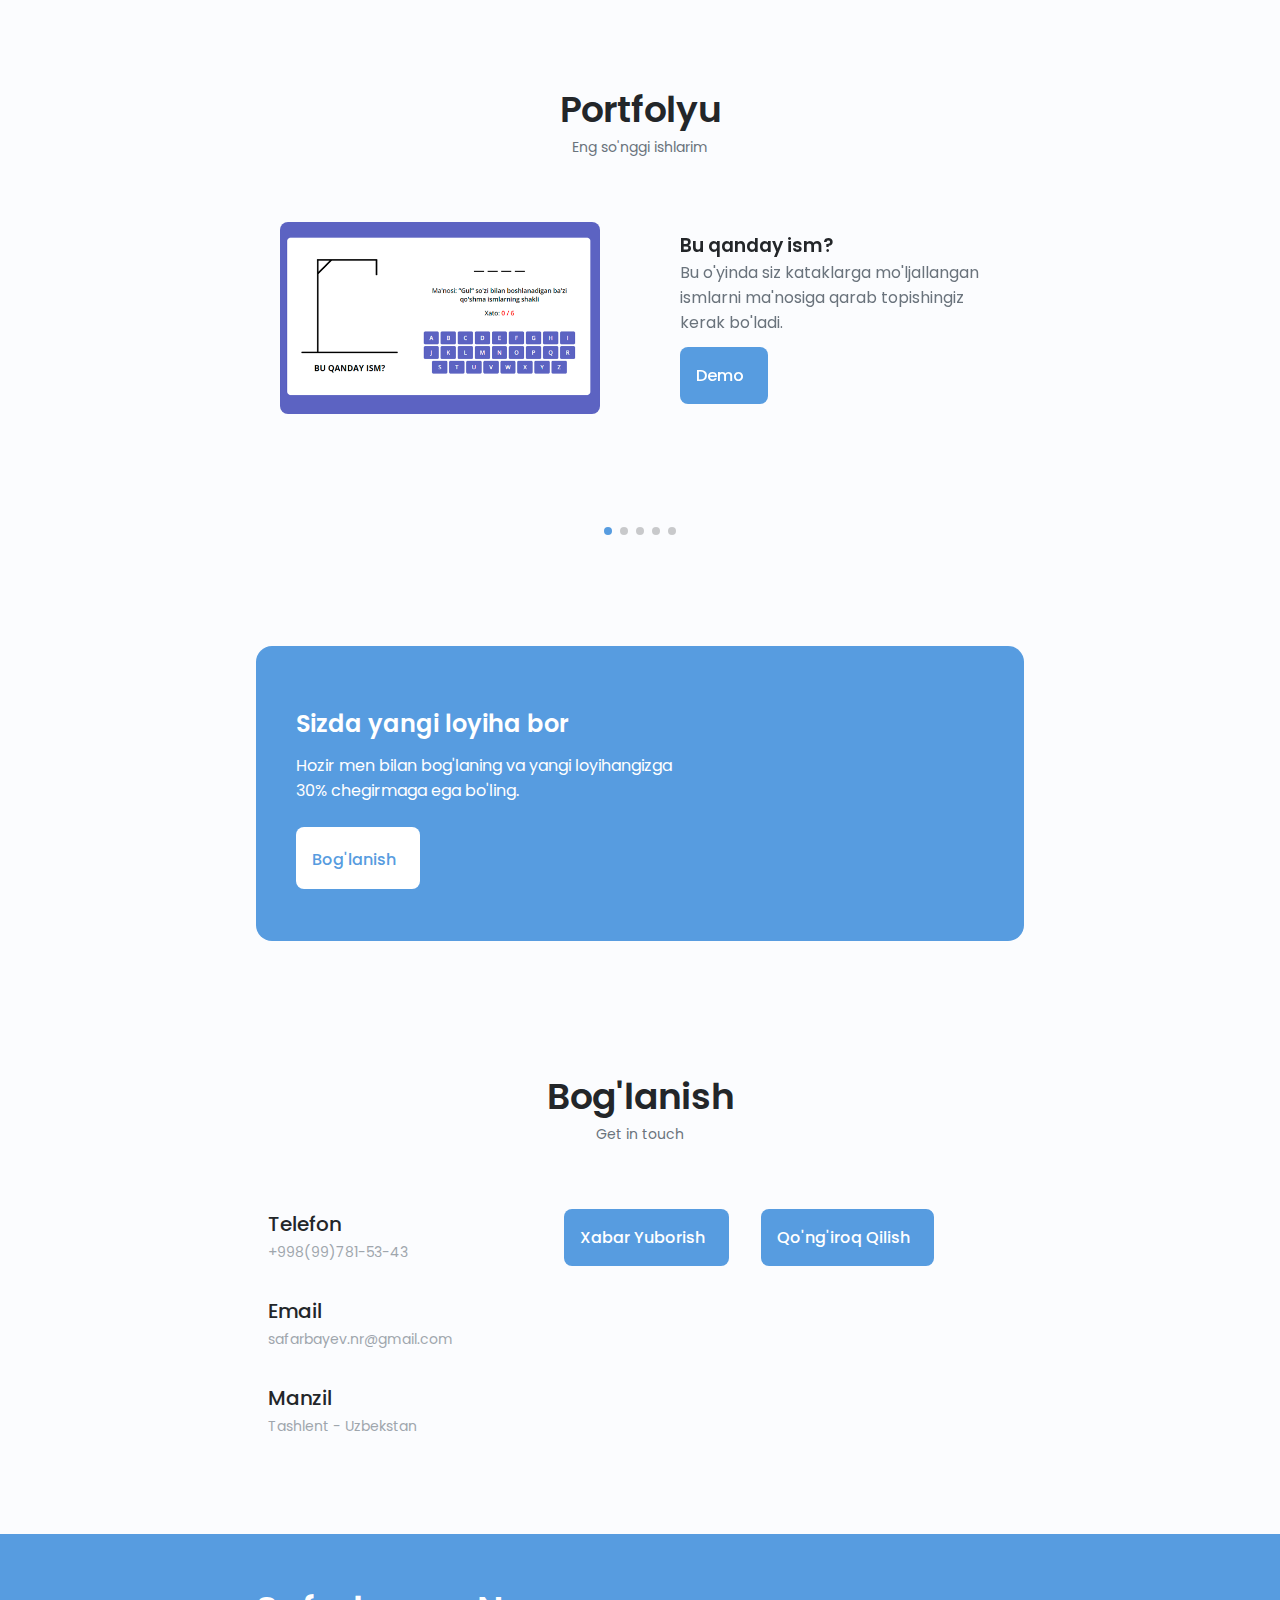
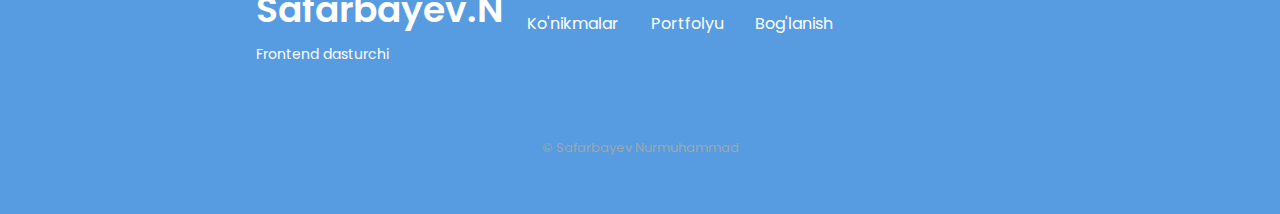
<file: uz/uz.html>
<!DOCTYPE html>
<html lang="en">

<head>
    <meta charset="UTF-8">
    <meta name="viewport" content="width=device-width, initial-scale=1.0">

    <!--==================== UNICONS ====================-->
    <link rel="stylesheet" href="https://unicons.iconscout.com/release/v4.0.8/css/line.css">

    <!--==================== SWIPER CSS ====================-->
    <link rel="stylesheet" href="../css/swiper-bundle.min.css">

    <!--==================== CSS ====================-->
    <link rel="stylesheet" href="../css/styles.css">

    <link rel="icon" href="../img/icon.png">

    <title>Safarbayev.NR</title>
</head>

<body>
    <!--==================== HEADER ====================-->
    <header class="header" id="header">
        <nav class="nav container">
            <a href="#home" class="nav__logo">Safarbayev.N</a>

            <div class="nav__menu" id="nav-menu">
                <ul class="nav__list grid">
                    <li class="nav__item">
                        <a href="#home" class="nav__link active-link">
                            <i class="uil uil-estate nav__icon"></i> Bosh Sahifa
                        </a>
                    </li>
                    <li class="nav__item">
                        <a href="#about" class="nav__link">
                            <i class="uil uil-user nav__icon"></i> Biz haqimizda
                        </a>
                    </li>
                    <li class="nav__item">
                        <a href="#skills" class="nav__link">
                            <i class="uil uil-file -alt nav__icon"></i> Ko'nikmalar
                        </a>
                    </li>
                    <li class="nav__item">
                        <a href="#services" class="nav__link">
                            <i class="uil uil-briefcase-alt nav__icon"></i> Xizmatlar
                        </a>
                    </li>
                    <li class="nav__item">
                        <a href="#portfolio" class="nav__link">
                            <i class="uil uil-scenery nav__icon"></i> Portfolyu
                        </a>
                    </li>
                    <li class="nav__item">
                        <a href="#contact" class="nav__link">
                            <i class="uil uil-message  nav__icon"></i> Bog'lanish
                        </a>
                    </li>
                </ul>
                <i class="uil uil-times nav__close" id="nav-close"></i>
            </div>
            <div class="nav__btns">
                <!-- Theme change button -->
                <a href="../index.html" class="lang">
                    <img src="../img/eng.jpg" alt="">
                    <span>ENG</span>
                </a>

                <i class="uil uil-moon change-theme" id="theme-button"></i>

                <div class="nav__toggle" id="nav-toggle">
                    <i class="uil uil-apps"></i>
                </div>
            </div>
        </nav>
    </header>

    <!--==================== MAIN ====================-->
    <main class="main">
        <!--==================== HOME ====================-->
        <section class="home section" id="home">
            <div class="home__container container grid">
                <div class="home__content grid">
                    <div class="home__social">
                        <a href="https://www.linkedin.com/in/nurmuhamamd-safarbayev-025895275/" target="_blank"
                            class="home__social-icon">
                            <i class="uil uil-linkedin-alt"></i>
                        </a>
                        <a href="https://dribbble.com/safarbayev" target="_blank" class="home__social-icon">
                            <i class="uil uil-dribbble"></i>
                        </a>
                        <a href="https://github.com/safarbayevn/" target="_blank" class="home__social-icon">
                            <i class="uil uil-github-alt"></i>
                        </a>
                    </div>

                    <div class="home__img">
                        <svg class="home__blob" viewBox="0 0 200 187" xmlns="http://www.w3.org/2000/svg"
                            xmlns:xlink="http://www.w3.org/1999/xlink">
                            <mask id="mask0" mask-type="alpha">
                                <path d="M190.312 36.4879C206.582 62.1187 201.309 102.826 182.328 134.186C163.346 165.547 
                                130.807 187.559 100.226 186.353C69.6454 185.297 41.0228 161.023 21.7403 129.362C2.45775 
                                97.8511 -7.48481 59.1033 6.67581 34.5279C20.9871 10.1032 59.7028 -0.149132 97.9666 
                                0.00163737C136.23 0.303176 174.193 10.857 190.312 36.4879Z" />
                            </mask>
                            <g mask="url(#mask0)">
                                <path d="M190.312 36.4879C206.582 62.1187 201.309 102.826 182.328 134.186C163.346 
                                165.547 130.807 187.559 100.226 186.353C69.6454 185.297 41.0228 161.023 21.7403 
                                129.362C2.45775 97.8511 -7.48481 59.1033 6.67581 34.5279C20.9871 10.1032 59.7028 
                                -0.149132 97.9666 0.00163737C136.23 0.303176 174.193 10.857 190.312 36.4879Z" />

                                <image class="home__blob-img" x="5" y="17" xlink:href="../img/perfil.png" />
                            </g>
                        </svg>
                    </div>

                    <div class="home__data">
                        <h1 class="home__title">Salom, Men Nurmukhammad</h1>
                        <h3 class="home__subtitle">Frontend Dasturchi</h3>
                        <p class="home__description">Men Front-End va Back-End veb-dasturchisiman. Men noldan veb-sayt
                            yozishim mumkin</p>
                        <a href="#contact" class="button button--flex">
                            Bog'lanish <i class="uil uil-message button__icon"></i>
                        </a>
                    </div>
                </div>

                <div class="home__scroll">
                    <a href="" class="home__scroll-button button--flex">
                        <i class="uil uil-mouse-alt home__scroll-mouse"></i>
                        <span class="home__scroll-name">Pastga tushiring</span>
                        <i class="uil uil-arrow-down home__scroll-arrow"></i>
                    </a>
                </div>
            </div>
        </section>

        <!--==================== ABOUT ====================-->
        <section class="about section" id="about">
            <h2 class="section__title">Men haqimda</h2>
            <span class="section__subtitle">Mening tanishtiruvim</span>

            <div class="about__container container grid">
                <img src="../img/about.jpg" alt="" class="about__img">

                <div class="about__data">
                    <p class="about__description">
                        Men hozirgacha 3 ta veb-sayt yaratdim. Men jamoada ishlamaganman, shu paytgacha o'quv markazlari
                        uchun veb-saytlar yaratish ustida ishlayapman. Men ProWeb Training Center dasturlash kursini
                        to'liq tamomlaganman.
                    </p>
                    <div class="about__info">
                        <div>
                            <span class="about__info-title">02+</span>
                            <span class="about__info-name">Yillar <br> tajriba</span>
                        </div>

                        <div>
                            <span class="about__info-title">03+</span>
                            <span class="about__info-name">Yakunlangan <br> loyihalar</span>
                        </div>

                        <div>
                            <span class="about__info-title">01+</span>
                            <span class="about__info-name">Kompaniyalarda <br> ishlagan</span>
                        </div>
                    </div>

                    <div class="about__buttons">
                        <a download="" href="" class="button button--flex">
                            Rezyume Yuklash <i class="uil uil-download-alt button__icon"></i>
                        </a>
                    </div>
                </div>
            </div>
        </section>

        <!--==================== SKILLS ====================-->
        <section class="skills section" id="skills">
            <h2 class="section__title">Ko'nikmalar</h2>
            <span class="section__subtitle">Mening texnik darajam</span>

            <div class="skills__container container grid">
                <!--==================== SKILLS 1====================-->
                <div class="skills__content skills__open">
                    <div class="skills__header">
                        <i class="uil uil-brackets-curly skills__icon"></i>

                        <div>
                            <h1 class="skills__title">Frontend dasturchi</h1>
                            <span class="skills__subtitle">2 yildan ko'proq</span>
                        </div>

                        <i class="uil uil-angle-down skills__arrow"></i>
                    </div>
                    <div class="skills__list grid">
                        <div class="skills__data">
                            <div class="skills__titles">
                                <h3 class="skills__name">HTML</h3>
                                <span class="skills__number">90%</span>
                            </div>
                            <div class="skills__bar">
                                <span class="skills__percentage skills__html"></span>
                            </div>
                        </div>

                        <div class="skills__data">
                            <div class="skills__titles">
                                <h3 class="skills__name">CSS</h3>
                                <span class="skills__number">85%</span>
                            </div>
                            <div class="skills__bar">
                                <span class="skills__percentage skills__css"></span>
                            </div>
                        </div>

                        <div class="skills__data">
                            <div class="skills__titles">
                                <h3 class="skills__name">JavaScript</h3>
                                <span class="skills__number">60%</span>
                            </div>
                            <div class="skills__bar">
                                <span class="skills__percentage skills__js"></span>
                            </div>
                        </div>

                        <div class="skills__data">
                            <div class="skills__titles">
                                <h3 class="skills__name">Vue</h3>
                                <span class="skills__number">67%</span>
                            </div>
                            <div class="skills__bar">
                                <span class="skills__percentage skills__vue"></span>
                            </div>
                        </div>
                    </div>
                </div>

                <!--==================== SKILLS 2====================-->
                <div class="skills__content skills__close">
                    <div class="skills__header">
                        <i class="uil uil-server-network skills__icon"></i>

                        <div>
                            <h1 class="skills__title">Backend dasturchi</h1>
                            <span class="skills__subtitle">1 yildan ko'proq</span>
                        </div>

                        <i class="uil uil-angle-down skills__arrow"></i>
                    </div>
                    <div class="skills__list grid">
                        <div class="skills__data">
                            <div class="skills__titles">
                                <h3 class="skills__name">PHP</h3>
                                <span class="skills__number">66%</span>
                            </div>
                            <div class="skills__bar">
                                <span class="skills__percentage skills__php"></span>
                            </div>
                        </div>

                        <div class="skills__data">
                            <div class="skills__titles">
                                <h3 class="skills__name">Node Js</h3>
                                <span class="skills__number">49%</span>
                            </div>
                            <div class="skills__bar">
                                <span class="skills__percentage skills__node"></span>
                            </div>
                        </div>

                        <div class="skills__data">
                            <div class="skills__titles">
                                <h3 class="skills__name">Firebase</h3>
                                <span class="skills__number">65%</span>
                            </div>
                            <div class="skills__bar">
                                <span class="skills__percentage skills__firebase"></span>
                            </div>
                        </div>

                        <div class="skills__data">
                            <div class="skills__titles">
                                <h3 class="skills__name">Python</h3>
                                <span class="skills__number">31%</span>
                            </div>
                            <div class="skills__bar">
                                <span class="skills__percentage skills__python"></span>
                            </div>
                        </div>
                    </div>
                </div>

                <!--==================== SKILLS 3====================-->
                <div class="skills__content skills__close">
                    <div class="skills__header">
                        <i class="uil uil-swatchbook skills__icon"></i>

                        <div>
                            <h1 class="skills__title">Dizayn & Bloging</h1>
                            <span class="skills__subtitle">4 yildan ko'proq</span>
                        </div>

                        <i class="uil uil-angle-down skills__arrow"></i>
                    </div>
                    <div class="skills__list grid">
                        <div class="skills__data">
                            <div class="skills__titles">
                                <h3 class="skills__name">Figma</h3>
                                <span class="skills__number">80%</span>
                            </div>
                            <div class="skills__bar">
                                <span class="skills__percentage skills__figma"></span>
                            </div>
                        </div>

                        <div class="skills__data">
                            <div class="skills__titles">
                                <h3 class="skills__name">Photoshop</h3>
                                <span class="skills__number">87%</span>
                            </div>
                            <div class="skills__bar">
                                <span class="skills__percentage skills__photoshop"></span>
                            </div>
                        </div>

                        <div class="skills__data">
                            <div class="skills__titles">
                                <h3 class="skills__name">Adobe Premier Pro</h3>
                                <span class="skills__number">80%</span>
                            </div>
                            <div class="skills__bar">
                                <span class="skills__percentage skills__premierepro"></span>
                            </div>
                        </div>
                    </div>
                </div>
            </div>
        </section>

        <!--==================== QUALIFICATION ====================-->
        <section class="qualification section">
            <h2 class="section__title">Malaka</h2>
            <span class="section__subtitle">Mening shaxsiy sayohatim</span>

            <div class="qualification__container container">
                <div class="qualification__tabs">
                    <div class="qualification__button button--flex qualification__active" data-target="#education">
                        <i class="uil uil-graduation-cap qualification__icon"></i>
                        Ta'lim
                    </div>

                    <div class="qualification__button button--flex" data-target="#work">
                        <i class="uil uil-briefcase qualification__icon"></i>
                        Ish
                    </div>
                </div>
                <div class="qualification__sections">
                    <!--==================== QUALIFICATION CONTENT 1 ====================-->
                    <div class="qualification__content qualification__active" data-content id="education">

                        <!--==================== QUALIFICATION 1 ====================-->
                        <div class="qualification__data">
                            <div>
                                <h3 class="qualification__title">Onlayn Darslar</h3>
                                <span class="qualification__subtitle">You Tube / Google</span>
                                <div class="qualification__calendar">
                                    <i class="uil uil-calendar-alt"></i>
                                    2019 - 2021
                                </div>
                            </div>

                            <div>
                                <span class="qualification__rounder"></span>
                                <span class="qualification__line"></span>
                            </div>
                        </div>

                        <!--==================== QUALIFICATION 2 ====================-->
                        <div class="qualification__data">
                            <div></div>

                            <div>
                                <span class="qualification__rounder"></span>
                                <span class="qualification__line"></span>
                            </div>

                            <div>
                                <h3 class="qualification__title">Front-End dasturlash</h3>
                                <span class="qualification__subtitle">ProWeb - Tashkent</span>
                                <div class="qualification__calendar">
                                    <i class="uil uil-calendar-alt"></i>
                                    2021 - 2022
                                </div>
                            </div>

                        </div>

                        <!--==================== QUALIFICATION 3 ====================-->
                        <div class="qualification__data">
                            <div>
                                <h3 class="qualification__title">Back-End dasturlash</h3>
                                <span class="qualification__subtitle">ProWeb - Tashkent</span>
                                <div class="qualification__calendar">
                                    <i class="uil uil-calendar-alt"></i>
                                    2022 - 2023
                                </div>
                            </div>

                            <div>
                                <span class="qualification__rounder"></span>
                                <!-- <span class="qualification__line"></span> -->
                            </div>
                        </div>
                    </div>

                    <!--==================== QUALIFICATION CONTENT 2 ====================-->
                    <div class="qualification__content" data-content id="work">

                        <!--==================== QUALIFICATION 1 ====================-->
                        <div class="qualification__data">
                            <div>
                                <h3 class="qualification__title">O'quv markazi uchun vebsayt</h3>
                                <span class="qualification__subtitle">Freelancing</span>
                                <div class="qualification__calendar">
                                    <i class="uil uil-calendar-alt"></i>
                                    2022 - 2023
                                </div>
                            </div>

                            <div>
                                <span class="qualification__rounder"></span>
                                <span class="qualification__line"></span>
                            </div>
                        </div>

                        <!--==================== QUALIFICATION 2 ====================-->
                        <div class="qualification__data">
                            <div></div>

                            <div>
                                <span class="qualification__rounder"></span>
                                <!-- <span class="qualification__line"></span> -->
                            </div>

                            <div>
                                <h3 class="qualification__title">Maktab uchun vebsayt</h3>
                                <span class="qualification__subtitle">Freelancing</span>
                                <div class="qualification__calendar">
                                    <i class="uil uil-calendar-alt"></i>
                                    2023
                                </div>
                            </div>

                        </div>
                    </div>
                </div>
            </div>
        </section>

        <!--==================== SERVICES ====================-->
        <section class="services section" id="services">
            <h3 class="section__title">Xizmatlar</h3>
            <span class="section__subtitle">Men taklif qiladigan narsa</span>

            <div class="services__container container grid">
                <!--==================== SERVICES 1 ====================-->
                <div class="services__content">
                    <div>
                        <i class="uil uil-web-grid services__icon"></i>
                        <h3 class="services__title">Y/T da <br> Bloging</h3>
                    </div>

                    <span class="button button--flex button--small button--link services__button">
                        Ko'proq ko'rish
                        <i class="uil uil-arrow-right button__icon"></i>
                    </span>

                    <div class="services__modal">
                        <div class="services__modal-content">
                            <h4 class="services__modal-title">Y/T da <br> Bloging</h4>
                            <i class="uil uil-times services__modal-close"></i>

                            <ul class="services__modal-services grid">
                                <li class="services__modal-service">
                                    <i class="uil uil-check-circle services__modal-icon"></i>
                                    <p>Men YouTube 1000+ obunachiga egaman.</p>
                                </li>
                                <li class="services__modal-service">
                                    <i class="uil uil-check-circle services__modal-icon"></i>
                                    <p>Men videoyimni orasida 30 sekundlik reklama.</p>
                                </li>
                                <!-- <li class="services__modal-service">
                                    <i class="uil uil-check-circle services__modal-icon"></i>
                                    <p>I create ux element interactions.</p>
                                </li>
                                <li class="services__modal-service">
                                    <i class="uil uil-check-circle services__modal-icon"></i>
                                    <p>I position your company brand.</p>
                                </li> -->
                            </ul>
                        </div>
                    </div>
                </div>

                <!--==================== SERVICES 2 ====================-->
                <div class="services__content">
                    <div>
                        <i class="uil uil-arrow services__icon"></i>
                        <h3 class="services__title">Frontend <br> Dasturchi</h3>
                    </div>

                    <span class="button button--flex button--small button--link services__button">
                        Ko'proq ko'rish
                        <i class="uil uil-arrow-right button__icon"></i>
                    </span>

                    <div class="services__modal">
                        <div class="services__modal-content">
                            <h4 class="services__modal-title">Frontend <br> Dasturchi</h4>
                            <i class="uil uil-times services__modal-close"></i>

                            <ul class="services__modal-services grid">
                                <li class="services__modal-service">
                                    <i class="uil uil-check-circle services__modal-icon"></i>
                                    <p>Men foydalanuvchi interfeysini ishlab chiqaman.</p>
                                </li>
                                <li class="services__modal-service">
                                    <i class="uil uil-check-circle services__modal-icon"></i>
                                    <p>Veb-sahifani ishlab chiqish.</p>
                                </li>
                                <li class="services__modal-service">
                                    <i class="uil uil-check-circle services__modal-icon"></i>
                                    <p>Men UX elementining o'zaro ta'sirini yarataman.</p>
                                </li>
                                <li class="services__modal-service">
                                    <i class="uil uil-check-circle services__modal-icon"></i>
                                    <p>Men sizning kompaniya brendingizni joylashtiraman.</p>
                                </li>
                            </ul>
                        </div>
                    </div>
                </div>

                <!--==================== SERVICES 3 ====================-->
                <div class="services__content">
                    <div>
                        <i class="uil uil-pen services__icon"></i>
                        <h3 class="services__title">Brandlash <br> Dizayn</h3>
                    </div>

                    <span class="button button--flex button--small button--link services__button">
                        Ko'proq ko'rish
                        <i class="uil uil-arrow-right button__icon"></i>
                    </span>

                    <div class="services__modal">
                        <div class="services__modal-content">
                            <h4 class="services__modal-title">Brandlash <br> Dizayn</h4>
                            <i class="uil uil-times services__modal-close"></i>

                            <ul class="services__modal-services grid">
                                <li class="services__modal-service">
                                    <i class="uil uil-check-circle services__modal-icon"></i>
                                    <p>Men fotoshopni juda yaxshi bilaman.</p>
                                </li>
                                <li class="services__modal-service">
                                    <i class="uil uil-check-circle services__modal-icon"></i>
                                    <p>Sizning kompaniyangizga Logotip yaratish.</p>
                                </li>
                            </ul>
                        </div>
                    </div>
                </div>
            </div>
        </section>

        <!--==================== PORTFOLIO ====================-->
        <section class="portfolio section" id="portfolio">
            <h2 class="section__title">Portfolyu</h2>
            <span class="section__subtitle">Eng so'nggi ishlarim</span>

            <div class="portfolio__container container swiper-container">
                <div class="swiper-wrapper">
                    <!--==================== PORTFOLIO 5 ====================-->
                    <div class="portfolio__content grid swiper-slide">
                        <img src="../img/portfolio0.jpg" alt="" class="portfolio__img">

                        <div class="portfolio__data">
                            <h3 class="portfolio__title">Bu qanday ism?</h3>
                            <p class="portfolio__description">Bu o'yinda siz kataklarga mo'ljallangan ismlarni ma'nosiga qarab topishingiz kerak bo'ladi.</p>
                            <a href="../find-name/index.html" class="button button--flex button-small portfolio__button">
                                Demo
                                <i class="uil uil-arrow-right button__icon"></i>
                            </a>
                        </div>
                    </div>
                    <!--==================== PORTFOLIO 4 ====================-->
                    <div class="portfolio__content grid swiper-slide">
                        <img src="../img/portfolio4.jpg" alt="" class="portfolio__img">

                        <div class="portfolio__data">
                            <h3 class="portfolio__title">NR | Piano</h3>
                            <p class="portfolio__description">Bu o'yinda shunchaki musiqa chalishingiz mumkin.</p>
                            <a href="../Piano//piano.html" class="button button--flex button-small portfolio__button">
                                Demo
                                <i class="uil uil-arrow-right button__icon"></i>
                            </a>
                        </div>
                    </div>
                    <!--==================== PORTFOLIO 1 ====================-->
                    <div class="portfolio__content grid swiper-slide">
                        <img src="../img/portfolio1.jpg" alt="" class="portfolio__img">

                        <div class="portfolio__data">
                            <h3 class="portfolio__title">Xotira kartasi o'yini</h3>
                            <p class="portfolio__description">Xotirangiz qanchalik yaxshi? Bir vaqtning o'zida ikkita
                                kartani aylantirib, barcha juftlarni topish uchun poyga qiling. Agar juftlikni topa
                                olmasangiz, kartalar yana pastga qaraganida ko'rganlaringizni eslab qolishingiz kerak
                                bo'ladi.</p>
                            <a href="html/zombies.html" class="button button--flex button-small portfolio__button">
                                Demo
                                <i class="uil uil-arrow-right button__icon"></i>
                            </a>
                        </div>
                    </div>
                    <!--==================== PORTFOLIO 2 ====================-->
                    <div class="portfolio__content grid swiper-slide">
                        <img src="../img/portfolio2.jpg" alt="" class="portfolio__img">

                        <div class="portfolio__data">
                            <h3 class="portfolio__title">Tosh Qaychi Qog'oz</h3>
                            <p class="portfolio__description">Tosh qog'oz qaychi ko'pincha nizoni hal qilish yoki xolis
                                guruh qarorini qabul qilish uchun tanga aylantirish, somon chizish yoki zar otish kabi
                                ikki kishi o'rtasida adolatli tanlash usuli sifatida ishlatiladi.</p>
                            <a href="html/rockpaper.html" class="button button--flex button-small portfolio__button">
                                Demo
                                <i class="uil uil-arrow-right button__icon"></i>
                            </a>
                        </div>
                    </div>
                    <!--==================== PORTFOLIO 3 ====================-->
                    <div class="portfolio__content grid swiper-slide">
                        <img src="../img/portfolio3.jpg" alt="" class="portfolio__img">

                        <div class="portfolio__data">
                            <h3 class="portfolio__title">X&O</h3>
                            <p class="portfolio__description">Tic-tac-toe o'yin bo'lib, unda ikki o'yinchi navbatma-navbat to'qqiz kvadratdan iborat bo'lgan to'rning bir kvadratiga “O” yoki “X” belgilarini chizishadi.</p>
                            <a href="html/xo.html" class="button button--flex button-small portfolio__button">
                                Demo
                                <i class="uil uil-arrow-right button__icon"></i>
                            </a>
                        </div>
                    </div>
                </div>
                <!-- Add Arrows -->
                <div class="swiper-button-next">
                    <i class="uil uil-angle-right-b swiper-portfolio-icon"></i>
                </div>
                <div class="swiper-button-prev">
                    <i class="uil uil-angle-left-b swiper-portfolio-icon"></i>
                </div>

                <!-- Add Pagination -->
                <div class="swiper-pagination"></div>
            </div>
        </section>

        <!--==================== PROJECT IN MIND ====================-->
        <section class="project section">
            <div class="project__bg">
                <div class="project__container container grid">
                    <div class="project__data">
                        <h2 class="project__title">Sizda yangi loyiha bor</h2>
                        <p class="project__description">Hozir men bilan bog'laning va yangi loyihangizga 30% chegirmaga
                            ega bo'ling.</p>
                        <a href="../contact/uzcontact.html" class="button button-flex button--white">
                            Bog'lanish
                            <i class="uil uil-message project__icon button__icon"></i>
                        </a>
                    </div>

                    <img src="../img/project.png" alt="" class="project__img">
                </div>
            </div>
        </section>

        <!--==================== CONTACT ME ====================-->
        <section class="contact section" id="contact">
            <h2 class="section__title">Bog'lanish</h2>
            <span class="section__subtitle">Get in touch</span>

            <div class="contact__container container grid">
                <div>
                    <div class="contact__information">
                        <i class="uil uil-phone contact__icon"></i>

                        <div>
                            <h3 class="contact__title">Telefon</h3>
                            <span class="contact__subtitle">+998(99)781-53-43</span>
                        </div>
                    </div>
                    <div class="contact__information">
                        <i class="uil uil-envelope contact__icon"></i>

                        <div>
                            <h3 class="contact__title">Email</h3>
                            <span class="contact__subtitle">safarbayev.nr@gmail.com</span>
                        </div>
                    </div>
                    <div class="contact__information">
                        <i class="uil uil-map-marker contact__icon"></i>

                        <div>
                            <h3 class="contact__title">Manzil</h3>
                            <span class="contact__subtitle">Tashlent - Uzbekstan</span>
                        </div>
                    </div>
                </div>
                <form action="" class="contact__form">
                    <div class="contact__inputs grid">
                        <div class="contact__btn">
                            <a href="../contact/uzcontact.html" class="button button--flex">
                                Xabar Yuborish
                                <i class="uil uil-message button__icon"></i>
                            </a>
                            <a href="tel:+998997815343" class="button button--flex">
                                Qo'ng'iroq Qilish
                                <i class="uil uil-phone-alt button__icon"></i>
                            </a>
                        </div>
                    </div>
                </form>
            </div>
        </section>
    </main>

    <!--==================== FOOTER ====================-->
    <footer class="footer">
        <div class="footer__bg">
            <div class="footer__container container grid">
                <div>
                    <h1 class="footer__title">Safarbayev.N</h1>
                    <span class="footer__subtitle">Frontend dasturchi</span>
                </div>

                <ul class="footer__links">
                    <li>
                        <a href="#services" class="footer__link">Ko'nikmalar</a>
                    </li>
                    <li>
                        <a href="#portfolio" class="footer__link">Portfolyu</a>
                    </li>
                    <li>
                        <a href="#contact" class="footer__link">Bog'lanish</a>
                    </li>
                </ul>

                <div class="footer__socials">
                    <a href="https://www.youtube.com/UzTahlil" target="_blank" class="footer__social">
                        <i class="uil uil-youtube"></i>
                    </a>

                    <a href="https://www.instagram.com/safarbayev.n/" target="_blank" class="footer__social">
                        <i class="uil uil-instagram"></i>
                    </a>

                    <a href="https://twitter.com/safarbayev_n/
                    " target="_blank" class="footer__social">
                        <i class="uil uil-twitter"></i>
                    </a>
                </div>
            </div>
            <p class="footer__copy">&#169; Safarbayev Nurmuhammad</p>
        </div>
    </footer>

    <!--==================== SCROLL TOP ====================-->
    <a href="#" class="scrollup" id="scroll-up">
        <i class="uil uil-arrow-up scrollup__icon"></i>
    </a>

    <!--==================== SWIPER JS ====================-->
    <script src="../js/swiper-bundle.min.js"></script>

    <!--==================== MAIN JS ====================-->
    <script src="../js/main.js"></script>
</body>

</html>
</file>
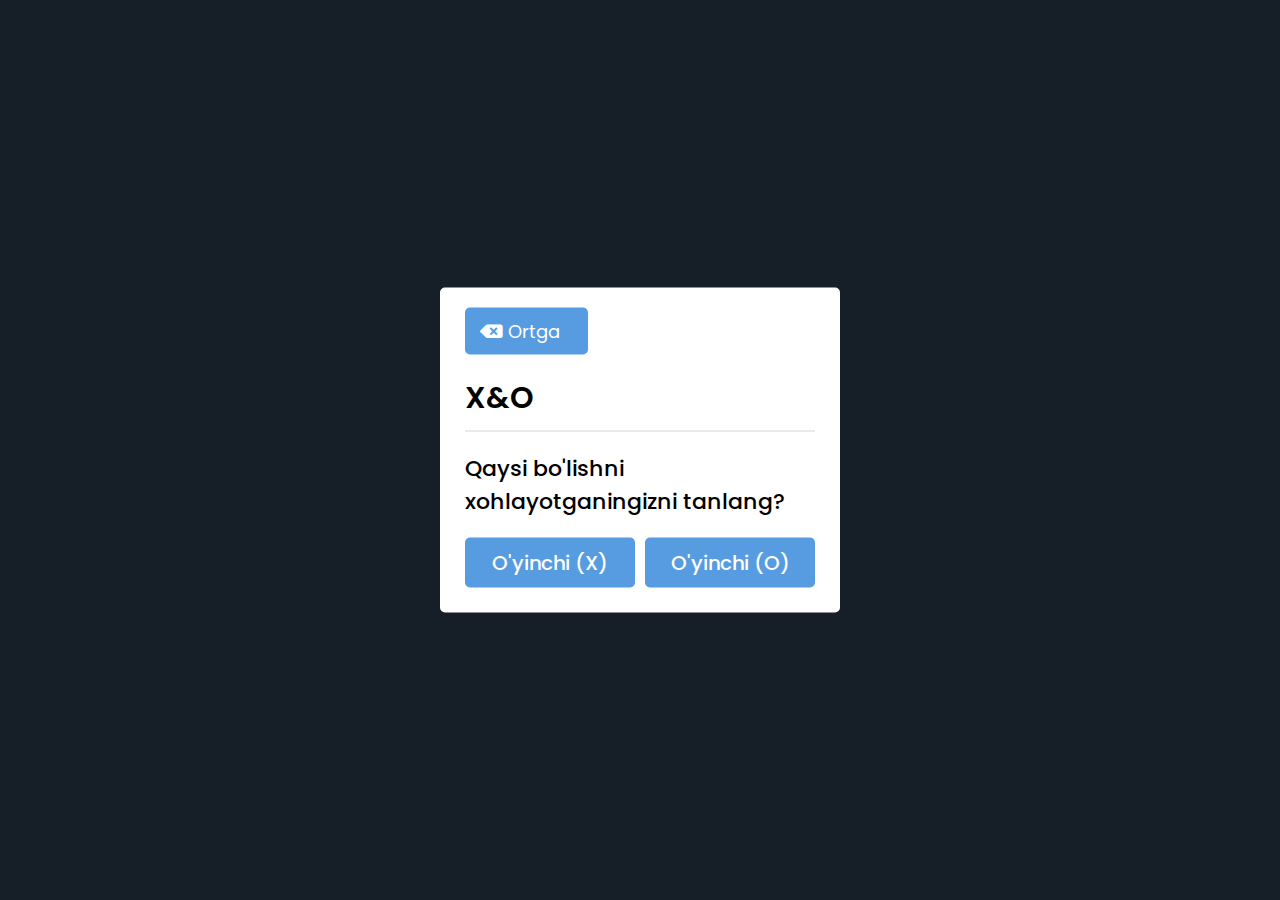
<file: uz/html/xo.html>
<!DOCTYPE html>
<html lang="en">

<head>
    <meta charset="UTF-8">
    <title>NR Games | X & O</title>
    <link rel="stylesheet" href="../../css/xo.css">
    <link rel="stylesheet" href="https://cdnjs.cloudflare.com/ajax/libs/font-awesome/5.15.3/css/all.min.css" />
    <link rel="icon" href="../../img/icon.png">
</head>

<body>
   
    <div class="select-box">
        <div class="back-btn">
            <a href="../uz.html"><i class="fas fa-backspace"></i> Ortga</a>
          </div>
        <header>X&O</header>
        <div class="content">
            <div class="title">Qaysi bo'lishni xohlayotganingizni tanlang?</div>
            <div class="options">
                <button class="playerX">O'yinchi (X)</button>
                <button class="playerO">O'yinchi (O)</button>
            </div>
        </div>
    </div>

    <div class="play-board">
        <div class="details">
            <div class="players">
                <span class="Xturn">Navbat (X)</span>
                <span class="Oturn">Navbat (O)</span>
                <div class="slider"></div>
            </div>
        </div>
        <div class="play-area">
            <section>
                <span class="box1"></span>
                <span class="box2"></span>
                <span class="box3"></span>
            </section>
            <section>
                <span class="box4"></span>
                <span class="box5"></span>
                <span class="box6"></span>
            </section>
            <section>
                <span class="box7"></span>
                <span class="box8"></span>
                <span class="box9"></span>
            </section>
        </div>
    </div>

    <div class="result-box">
        <div class="won-text"></div>
        <div class="btn"><button>Qaytadan</button></div>
    </div>

    <script src="../js/xo.js"></script>

</body>

</html>
</file>
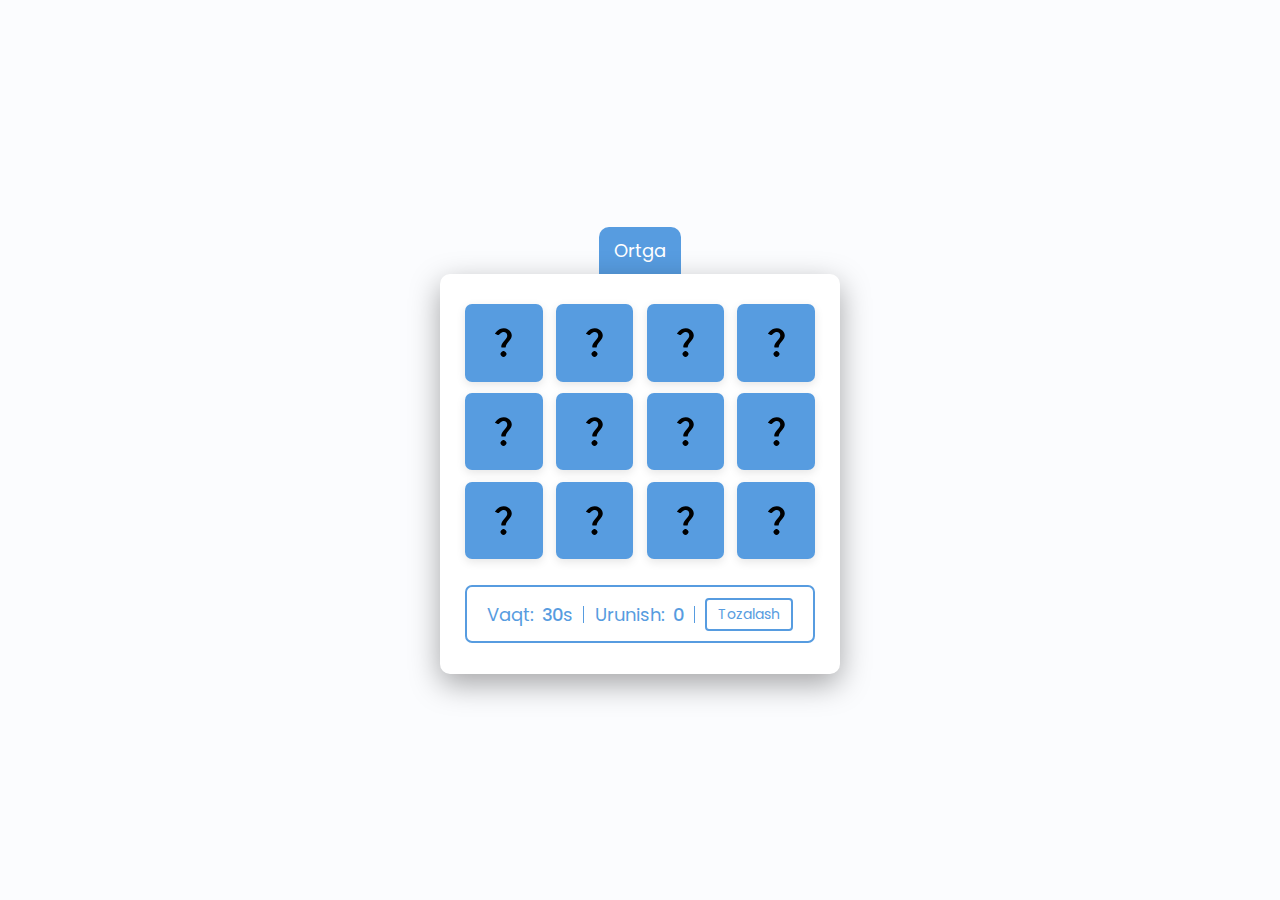
<file: uz/html/zombies.html>
<!DOCTYPE html>
<html lang="en" dir="ltr">

<head>
  <meta charset="utf-8">
  <title>Safarbayev.NR | Games</title>
  <link rel="stylesheet" href="../../css/zombies.css">
  <link rel="stylesheet" href="../../css/styles.css">
  <link rel="stylesheet" href="https://unicons.iconscout.com/release/v4.0.8/css/line.css">
  <meta name="viewport" content="width=device-width, initial-scale=1.0">

  <link rel="icon" href="../../img/icon.png">
</head>

<body>
    <div class="back-btn">
      <a href="../uz.html#portfolio"><i class="uil uil-backspace"></i> Ortga</a>
    </div>

    <div class="wrapper">
      <ul class="cards">
        <li class="card">
          <div class="view front-view">
            <img src="../../img/zombies/que_icon.svg" alt="icon">
          </div>
          <div class="view back-view">
            <img src="../img/zombies/img-1.png" alt="card-img">
          </div>
        </li>
        <li class="card">
          <div class="view front-view">
            <img src="../../img/zombies/que_icon.svg" alt="icon">
          </div>
          <div class="view back-view">
            <img src="../img/zombies/img-2.png" alt="card-img">
          </div>
        </li>
        <li class="card">
          <div class="view front-view">
            <img src="../../img/zombies/que_icon.svg" alt="icon">
          </div>
          <div class="view back-view">
            <img src="../img/zombies/img-3.png" alt="card-img">
          </div>
        </li>
        <li class="card">
          <div class="view front-view">
            <img src="../../img/zombies/que_icon.svg" alt="icon">
          </div>
          <div class="view back-view">
            <img src="../img/zombies/img-4.png" alt="card-img">
          </div>
        </li>
        <li class="card">
          <div class="view front-view">
            <img src="../../img/zombies/que_icon.svg" alt="icon">
          </div>
          <div class="view back-view">
            <img src="../img/zombies/img-5.png" alt="card-img">
          </div>
        </li>
        <li class="card">
          <div class="view front-view">
            <img src="../../img/zombies/que_icon.svg" alt="icon">
          </div>
          <div class="view back-view">
            <img src="../img/zombies/img-6.png" alt="card-img">
          </div>
        </li>
        <li class="card">
          <div class="view front-view">
            <img src="../../img/zombies/que_icon.svg" alt="icon">
          </div>
          <div class="view back-view">
            <img src="../img/zombies/img-1.png" alt="card-img">
          </div>
        </li>
        <li class="card">
          <div class="view front-view">
            <img src="../../img/zombies/que_icon.svg" alt="icon">
          </div>
          <div class="view back-view">
            <img src="../img/zombies/img-2.png" alt="card-img">
          </div>
        </li>
        <li class="card">
          <div class="view front-view">
            <img src="../../img/zombies/que_icon.svg" alt="icon">
          </div>
          <div class="view back-view">
            <img src="../img/zombies/img-3.png" alt="card-img">
          </div>
        </li>
        <li class="card">
          <div class="view front-view">
            <img src="../../img/zombies/que_icon.svg" alt="icon">
          </div>
          <div class="view back-view">
            <img src="../img/zombies/img-4.png" alt="card-img">
          </div>
        </li>
        <li class="card">
          <div class="view front-view">
            <img src="../../img/zombies/que_icon.svg" alt="icon">
          </div>
          <div class="view back-view">
            <img src="../img/zombies/img-5.png" alt="card-img">
          </div>
        </li>
        <li class="card">
          <div class="view front-view">
            <img src="../../img/zombies/que_icon.svg" alt="icon">
          </div>
          <div class="view back-view">
            <img src="../img/zombies/img-6.png" alt="card-img">
          </div>
        </li>
        <div class="details">
          <p class="time">Vaqt: <span><b>30</b>s</span></p>
          <p class="flips">Urunish: <span><b>0</b></span></p>
          <button>Tozalash</button>
        </div>
      </ul>
    </div>

  <script src="../../js/zombies.js"></script>
  <script src="../../js/main.js"></script>

</body>

</html>
</file>
<file: css/styles.css>
/*==================== GOOGLE FONTS ====================*/
@import url("https://fonts.googleapis.com/css2?family=Poppins:wght@400;500;600&display=swap");

/*==================== VARIABLES CSS ====================*/
:root {
  --header-height: 3rem;

  /*========== Colors ==========*/
  /* Change favorite color */
  --hue-color: 210;
  /*Purple 250 - Green 142 - Blue 230 - Pink 340*/

  /* HSL color mode */
  --first-color: hsl(var(--hue-color), 69%, 61%);
  --first-color-second: hsl(var(--hue-color), 69%, 61%);
  --first-color-alt: hsl(var(--hue-color), 57%, 53%);
  --first-color-lighter: hsl(var(--hue-color), 92%, 85%);
  --title-color: hsl(var(--hue-color), 8%, 15%);
  --text-color: hsl(var(--hue-color), 8%, 45%);
  --text-color-light: hsl(var(--hue-color), 8%, 65%);
  --input-color: hsl(var(--hue-color), 70%, 96%);
  --body-color: hsl(var(--hue-color), 60%, 99%);
  --container-color: #fff;
  --scroll-bar-color: hsl(var(--hue-color), 12%, 90%);
  --scroll-thumb-color: hsl(var(--hue-color), 12%, 70%);

  /*========== Font and typography ==========*/
  --body-font: 'Poppins', sans-serif;

  /* .5rem = 8px, 1rem = 16px, 1.5rem = 24px ... */
  --big-font-size: 2rem;
  --h1-font-size: 1.5rem;
  --h2-font-size: 1.25rem;
  --h3-font-size: 1.125rem;
  --normal-font-size: .938rem;
  --small-font-size: .813rem;
  --smaller-font-size: .75rem;

  /*========== Font weight ==========*/
  --font-medium: 500;
  --font-semi-bold: 600;

  /*========== Margenes Bottom ==========*/
  /* .25rem = 4px, .5rem = 8px, .75rem = 12px ... */
  --mb-0-25: .25rem;
  --mb-0-5: .5rem;
  --mb-0-75: .75rem;
  --mb-1: 1rem;
  --mb-1-5: 1.5rem;
  --mb-2: 2rem;
  --mb-2-5: 2.5rem;
  --mb-3: 3rem;

  /*========== z index ==========*/
  --z-tooltip: 10;
  --z-fixed: 100;
  --z-modal: 1000;
}

/* Font size for large devices */
@media screen and (min-width: 968px) {
  :root {
    --big-font-size: 3rem;
    --h1-font-size: 2.25rem;
    --h2-font-size: 1.5rem;
    --h3-font-size: 1.25rem;
    --normal-font-size: 1rem;
    --small-font-size: .875rem;
    --smaller-font-size: .813rem;
  }
}

/*========== Variables Dark theme ==========*/
body.dark-theme {
  --first-color-second: hsl(var(--hue-color), 30%, 8%);
  --title-color: hsl(var(--hue-color), 8%, 95%);
  --text-color: hsl(var(--hue-color), 8%, 75%);
  --input-color: hsl(var(--hue-color), 29%, 16%);
  --body-color: hsl(var(--hue-color), 28%, 12%);
  --container-color: hsl(var(--hue-color), 29%, 16%);
  --scroll-bar-color: hsl(var(--hue-color), 12%, 48%);
  --scroll-thumb-color: hsl(var(--hue-color), 12%, 36%);
}

/*========== Button Dark/Light ==========*/
.nav__btns {
  display: flex;
  align-items: center;
}

.change-theme {
  font-size: 1.25rem;
  color: var(--title-color);
  margin-right: var(--mb-1);
  cursor: pointer;
}

.change-theme:hover {
  color: var(--first-color);
}

/*==================== BASE ====================*/
* {
  box-sizing: border-box;
  padding: 0;
  margin: 0;
}

html {
  scroll-behavior: smooth;
}

body {
  margin: 0 0 var(--header-height) 0;
  font-family: var(--body-font);
  font-size: var(--normal-font-size);
  background-color: var(--body-color);
  color: var(--text-color);
}

h1,
h2,
h3,
h4 {
  color: var(--title-color);
  font-weight: var(--font-semi-bold);
}

ul {
  list-style: none;
}

a {
  text-decoration: none;
}

img {
  max-width: 100%;
  height: auto;
}

/*==================== REUSABLE CSS CLASSES ====================*/
.section {
  padding: 2rem 0 4rem;
}

.section__title {
  font-size: var(--h1-font-size);
  color: var(--title-color);
}

.section__subtitle {
  display: block;
  font-size: var(--small-font-size);
  margin-bottom: var(--mb-3);
}

.section__title,
.section__subtitle {
  text-align: center;
}

/*==================== LAYOUT ====================*/
.container {
  max-width: 768px;
  margin-left: var(--mb-1-5);
  margin-right: var(--mb-1-5);
}

.grid {
  display: grid;
  gap: 1.5rem;
}

.header {
  width: 100%;
  position: fixed;
  bottom: 0;
  left: 0;
  z-index: var(--z-fixed);
  background-color: var(--body-color);
}

/*==================== NAV ====================*/
.nav {
  max-width: 968px;
  height: var(--header-height);
  display: flex;
  justify-content: space-between;
  align-items: center;
}

.nav__logo,
.nav__toggle {
  color: var(--text-color);
  font-weight: var(--font-medium);
}

.nav__logo:hover {
  color: var(--first-color);
}

.nav__toggle {
  font-size: 1.1rem;
  cursor: pointer;
}

.nav__toggle:hover {
  color: var(--first-color);
}

@media screen and (max-width: 767px) {
  .nav__menu {
    position: fixed;
    bottom: -100%;
    left: 0;
    width: 100%;
    background-color: var(--body-color);
    padding: 2rem 1.5rem 4rem;
    box-shadow: 0 -1px 4px rgba(0, 0, 0, .15);
    border-radius: 1.5rem 1.5rem 0 0;
    transition: .3s;
  }
}

.nav__list {
  grid-template-columns: repeat(3, 1fr);
  gap: 2rem;
}

.nav__link {
  display: flex;
  flex-direction: column;
  align-items: center;
  font-size: var(--small-font-size);
  color: var(--title-color);
  font-weight: var(--font-medium);
}

.nav__link:hover {
  color: var(--first-color);
}

.nav__icon {
  font-size: 1.2rem;
}

.nav__close {
  position: absolute;
  right: 1.3rem;
  bottom: 0.5rem;
  font-size: 1.5rem;
  cursor: pointer;
  color: var(--first-color);
}

.nav__close:hover {
  color: var(--first-color-alt);
}

/* show menu */
.show-menu {
  bottom: 0;
}

/* Active link */
.active-link {
  color: var(--first-color);
}

/* Change background header */
.scroll-header {
  box-shadow: 0 -1px 4px rgba(0, 0, 0, .15);
}

/*==================== HOME ====================*/
.home__container {
  gap: 1rem;
}

.home__content {
  grid-template-columns: .5fr 3fr;
  padding-top: 3.5rem;
  align-items: center;
}

.home__social {
  display: grid;
  grid-template-columns: max-content;
  row-gap: 1rem;
}

.home__social-icon {
  font-size: 1.25rem;
  color: var(--first-color);
}

.home__social-icon:hover {
  color: var(--first-color-alt);
}

.home__blob {
  width: 200px;
  fill: var(--first-color);
}

.home__blob-img {
  width: 190px;
}

.home__data {
  grid-column: 1/3;
}

.home__title {
  font-size: var(--big-font-size);
}

.home__subtitle {
  font-size: var(--h3-font-size);
  color: var(--text-color);
  row-gap: var(--font-medium);
  margin-bottom: var(--mb-0-75);
}

.home__description {
  margin-bottom: var(--mb-2);
}

.home__scroll {
  display: none;
}

.home__scroll-button {
  color: var(--first-color);
  transition: .3s;
}

.home__scroll-button:hover {
  transform: translateY(.25rem);
}

.home__scroll-mouse {
  font-size: 2rem;
}

.home__scroll-name {
  font-size: var(--small-font-size);
  color: var(--title-color);
  font-weight: var(--font-medium);
  margin-right: var(--mb-0-25);
}

.home__scroll-arrow {
  font-size: 1.25rem;
}

/*==================== BUTTONS ====================*/
.button {
  display: inline-block;
  background-color: var(--first-color);
  color: #fff;
  padding: 1rem;
  border-radius: .5rem;
  font-weight: var(--font-medium);
}

.button:hover {
  background-color: var(--first-color-alt);
}

.button__icon {
  font-size: 1.25rem;
  margin-left: var(--mb-0-5);
  transition: .3s;
}

.button--white {
  background-color: #fff;
  color: var(--first-color);
}

.button--white:hover {
  background-color: #fff;
}

.button--flex {
  display: inline-flex;
  align-items: center;
}

.button--small {
  padding: .75rem 1rem;
}

.button--link {
  padding: 0;
  background-color: transparent;
  color: var(--first-color);
}

.button--link:hover {
  background-color: transparent;
  color: var(--first-color-alt);
}

/*==================== ABOUT ====================*/
.about__img {
  width: 200px;
  border-radius: .5rem;
  justify-self: center;
  align-self: center;
}

.about__description {
  text-align: center;
  margin-bottom: var(--mb-2-5);
}

.about__info {
  display: flex;
  justify-content: space-evenly;
  margin-bottom: var(--mb-2-5);
}

.about__info-title {
  font-size: var(--h2-font-size);
  font-weight: var(--font-semi-bold);
  color: var(--title-color);
}

.about__info-name {
  font-size: var(--smaller-font-size);
}

.about__info-title,
.about__info-name {
  display: block;
  text-align: center;
}

.about__buttons {
  display: flex;
  justify-content: center;
}

/*==================== SKILLS ====================*/

.skills__container {
  row-gap: 0;
}

.skills__header {
  display: flex;
  align-items: center;
  margin-bottom: var(--mb-2-5);
  cursor: pointer;
}

.skills__icon,
.skills__arrow {
  font-size: 2rem;
  color: var(--first-color);
}

.skills__icon {
  margin-right: var(--mb-0-75);
}

.skill__title {
  font-size: var(--h3-font-size);
}

.skills__subtitle {
  font-size: var(--small-font-size);
  color: var(--text-color-light);
}

.skills__arrow {
  margin-left: auto;
  transition: .4s;
}

.skills__list {
  row-gap: 1.5rem;
  padding-left: 2.7rem;
}

.skills__titles {
  display: flex;
  justify-content: space-between;
  margin-bottom: var(--mb-0-5);
}

.skills__name {
  font-size: var(--normal-font-size);
  font-weight: var(--font-medium);
}

.skills__bar,
.skills__percentage {
  height: 5px;
  border-radius: .25rem;
}

.skills__bar {
  background-color: var(--first-color-lighter);
}

.skills__percentage {
  display: block;
  background-color: var(--first-color);
}

.skills__html {
  width: 90%;
}

.skills__css {
  width: 85%;
}

.skills__js {
  width: 60%;
}

.skills__vue {
  width: 67%;
}

.skills__php {
  width: 66%;
}

.skills__node {
  width: 49%;
}

.skills__firebase {
  width: 65%;
}

.skills__python {
  width: 31%;
}

.skills__figma {
  width: 80%;
}

.skills__photoshop {
  width: 87%;
}

.skills__premierepro {
  width: 80%;
}

.skills__close .skills__list {
  height: 0;
  overflow: hidden;
}

.skills__open .skills__list {
  height: max-content;
  margin-bottom: var(--mb-2-5);
}

.skills__open .skills__arrow {
  transform: rotate(-180deg);
}


/*==================== QUALIFICATION ====================*/
.qualification__tabs {
  display: flex;
  justify-content: space-evenly;
  margin-bottom: var(--mb-2);
}

.qualification__button {
  font-size: var(--h3-font-size);
  font-weight: var(--font-medium);
  cursor: pointer;
}

.qualification__button:hover {
  color: var(--first-color);
}

.qualification__icon {
  font-size: 1.8rem;
  margin-right: var(--mb-0-25);
}

.qualification__data {
  display: grid;
  grid-template-columns: 1fr max-content 1fr;
  column-gap: 1.5rem;
}

.qualification__title {
  font-size: var(--normal-font-size);
  font-weight: var(--font-medium);
}

.qualification__subtitle {
  display: inline-block;
  font-size: var(--small-font-size);
  margin-bottom: var(--mb-1);
}

.qualification__calendar {
  font-size: var(--smaller-font-size);
  color: var(--text-color-light);
}

.qualification__rounder {
  display: inline-block;
  width: 13px;
  height: 13px;
  background-color: var(--first-color);
  border-radius: 50%;
}

.qualification__line {
  display: block;
  width: 1px;
  height: 100%;
  background-color: var(--first-color);
  transform: translate(6px, -7px);
}

.qualification [data-content] {
  display: none;
}

.qualification__active[data-content] {
  display: block;
}

.qualification__button.qualification__active {
  color: var(--first-color);
}


/*==================== SERVICES ====================*/

.services__container {
  gap: 1.5rem;
  grid-template-columns: repeat(2, 1fr);
}

.services__content {
  position: relative;
  background-color: var(--container-color);
  padding: 3.5rem 5rem 1.25rem 1.5rem;
  border-radius: .25rem;
  box-shadow: 0 2px 4px rgba(0, 0, 0, .15);
  transition: .3s;
}

.services__content:hover {
  box-shadow: 0 4px 8px rgba(0, 0, 0, .15);
}

.services__icon {
  display: block;
  font-size: 1.5rem;
  color: var(--first-color);
  margin-bottom: var(--mb-1);
}

.services__title {
  font-size: var(--h3-font-size);
  margin-bottom: var(--mb-1);
  font-weight: var(--font-medium);
}

.services__button {
  cursor: pointer;
  font-size: var(--small-font-size);
}

.services__button:hover .button__icon {
  transform: translateX(.25rem);
}

.services__modal {
  position: fixed;
  top: 0;
  left: 0;
  right: 0;
  bottom: 0;
  background-color: rgba(0, 0, 0, .5);
  display: flex;
  align-items: center;
  justify-content: center;
  padding: 0 1rem;
  z-index: var(--z-modal);
  opacity: 0;
  visibility: hidden;
  transition: .3s;
}

.services__modal-content {
  position: relative;
  background-color: var(--container-color);
  padding: 1.5rem;
  border-radius: .5rem;
}

.services__modal-services {
  row-gap: 1rem;
}

.services__modal-service {
  display: flex;
}

.services__modal-title {
  font-size: var(--h3-font-size);
  font-weight: var(--font-medium);
  margin-bottom: var(--mb-1-5);
}

.services__modal-close {
  position: absolute;
  top: 1rem;
  right: 1rem;
  font-size: 1.5rem;
  color: var(--first-color);
  cursor: pointer;
}

.services__modal-icon {
  color: var(--first-color);
  margin-right: var(--mb-0-25);
}

/* Active Modal */
.active-modal {
  opacity: 1;
  visibility: visible;
}

/*==================== PORTFOLIO ====================*/

.portfolio__container {
  overflow: initial;
}

.portfolio__content {
  padding: 0 1.5rem;
}

.portfolio__img {
  width: 265px;
  border-radius: .5rem;
  justify-self: center;
}

.portfolio__titleP {
  font-size: var(--h3-font-size);
  margin-bottom: var(--mb-0-5);
}

.portfolio__description {
  margin-bottom: var(--mb-0-75);
}

.portfolio__button:hover .button__icon {
  transform: translateX(.25rem);
}

.swiper-button-prev::after,
.swiper-button-next::after {
  content: '';
}

.swiper-portfolio-icon {
  font-size: 2rem;
  color: var(--first-color);
}

.swiper-button-prev {
  left: -.5rem;
}

.swiper-button-next {
  right: -.5rem;
}

.swiper-container-horizontal>.swiper-pagination-bullets {
  bottom: -2.5em;
}

.swiper-pagination-bullet-active {
  background-color: var(--first-color);
}

.swiper-button-prev,
.swiper-button-next,
.swiper-pagination-bullet {
  outline: none;
}

/*==================== PROJECT IN MIND ====================*/

.project {
  text-align: center;
}

.project__bg {
  background-color: var(--first-color-second);
  padding-top: 3rem;
}

.project__title {
  font-size: var(--h2-font-size);
  margin-bottom: var(--mb-0-75);
}

.project__description {
  margin-bottom: var(--mb-1-5);
}

.project__title,
.project__description {
  color: #fff;
}

.project__img {
  z-index: -99;
  width: 232px;
  justify-self: center;
}

/*==================== TESTIMONIAL ====================*/
.testimonial__data,
.testimonial__header {
  display: flex;
}

.testimonial__data {
  justify-content: space-between;
  margin-bottom: var(--mb-1);
}

.testimonial__img {
  width: 60px;
  height: 60px;
  border-radius: 50%;
  margin-right: var(--mb-0-75);
}

.testimonial__name {
  font-size: var(--h3-font-size);
  font-weight: var(--font-medium);
}

.testimonial__client {
  font-size: var(--small-font-size);
  color: var(--text-color-light);
}

.testimonial__description {
  margin-bottom: var(--mb-2-5);
}

.testimonial__icon-star {
  color: var(--first-color);
}

.swiper-container .swiper-pagination-testimonial {
  bottom: 0;
}

/*==================== CONTACT ME ====================*/
.contact__container {
  row-gap: 3rem;
}

.contact__information {
  display: flex;
  margin-bottom: var(--mb-2);
}

.contact__icon {
  font-size: 2rem;
  color: var(--first-color);
  margin-right: var(--mb-0-75);
}

.contact__title {
  font-size: var(--h3-font-size);
  font-weight: var(--font-medium);
}

.contact__subtitle {
  font-size: var(--small-font-size);
  color: var(--text-color-light);
}

.contact__content {
  background-color: var(--input-color);
  border-radius: .5rem;
  padding: .75rem 1rem .25rem;
}

.contact__label {
  font-size: var(--smaller-font-size);
  color: var(--title-color);
}

.contact__input {
  width: 100%;
  background-color: var(--input-color);
  color: var(--text-color);
  font-family: var(--body-font);
  font-size: var(--normal-font-size);
  border: none;
  outline: none;
  padding: .25rem .5rem .5rem 0;
}

.contact__btn {
  display: flex;
  gap: 2rem;
}


/*==================== FOOTER ====================*/
.footer {
  padding-top: 2rem;
}

.footer__container {
  row-gap: 3.5rem;
}

.footer__bg {
  background-color: var(--first-color-second);
  padding: 2rem 0 3rem;
}

.footer__title {
  font-size: var(--h1-font-size);
  margin-bottom: var(--mb-0-25);
}

.footer__subtitle {
  font-size: var(--small-font-size);
}

.footer__links {
  display: flex;
  flex-direction: column;
  row-gap: 1.5rem;
}

.footer__link:hover {
  color: var(--first-color-lighter);
}

.footer__social {
  font-size: 1.25rem;
  margin-right: var(--mb-1-5);
}

.footer__social:hover {
  color: var(--first-color-lighter);
}

.footer__copy {
  font-size: var(--smaller-font-size);
  text-align: center;
  color: var(--text-color-light);
  margin-top: var(--mb-3);
}

.footer__title,
.footer__subtitle,
.footer__link,
.footer__social {
  color: #fff;
}

/*========== SCROLL UP ==========*/
.scrollup {
  position: fixed;
  right: 1rem;
  bottom: -20%;
  background-color: var(--first-color);
  opacity: .8;
  padding: 0 .3rem;
  border-radius: .4rem;
  z-index: var(--z-tooltip);
  transition: .4s;
}

.scrollup:hover {
  background-color: var(--first-color-alt);
}

.scrollup__icon {
  font-size: 1.5rem;
  color: #fff;
}

/* Show scroll */
.show-scroll {
  bottom: 5rem;
}

/*========== SCROLL BAR ==========*/
::-webkit-scrollbar {
  width: 0.6rem;
  background-color: var(--scroll-bar-color);
  border-radius: .5rem;
}

::-webkit-scrollbar-thumb {
  background-color: var(--scroll-thumb-color);
  border-radius: .5rem;
}

::-webkit-scrollbar-thumb:hover {
  background-color: var(--text-color-light);
}

/*==================== MEDIA QUERIES ====================*/
/* For small devices */
@media screen and (max-width: 425px) {
  .container {
    margin-left: var(--mb-1);
    margin-right: var(--mb-1);
  }

  .nav__menu {
    padding: 2rem .25rem 4rem;
  }

  .nav__list {
    column-gap: 0;
  }

  .home__content {
    grid-template-columns: .25fr 3fr;
  }

  .home__blob {
    width: 180px;
  }

  .skills__title {
    font-size: var(--normal-font-size);
  }

  .qualification__data {
    gap: .5rem;
  }

  .services__container {
    grid-template-columns: max-content;
    justify-content: center;
  }

  .services__content {
    padding-right: 9rem;
  }
  
  .services__icon{
    font-size: 30px;
  }

  .services__button{
    font-size: 17px;
  }
  
  .services__title{
    font-size: 23px;
  }

  .services__modal {
    padding: 0 .5rem;
  }

  .project__img {
    width: 200px;
  }

  .testimonial__data,
  .testimonial__header {
    flex-direction: column;
    align-items: center;
  }

  .testimonial__img {
    margin-right: 0;
    margin-bottom: var(--mb-0-25);
  }

  .testimonial__data,
  .testimonial__description {
    text-align: center;
  }
}

/* For medium devices */

@media screen and (min-width: 568px) {
  .home__content {
    grid-template-columns: max-content 1fr 1fr;
  }

  .home__data {
    grid-column: initial;
  }

  .home__img {
    order: 1;
    justify-self: center;
  }

  /* .skills__container{
    padding: 0 2rem;
  } */

  .about__container,
  .skills__container,
  .portfolio__content,
  .project__container,
  .contact__container,
  .footer__container {
    grid-template-columns: repeat(2, 1fr);
  }

  .qualification__sections {
    display: grid;
    grid-template-columns: .6fr;
    justify-content: center;
  }
}

@media screen and (min-width: 768px) {
  .container {
    margin-left: auto;
    margin-right: auto;
  }

  body {
    margin: 0;
  }

  .section {
    padding: 6rem 0 2rem;
  }

  .section__subtitle {
    margin-bottom: 4rem;
  }

  .header {
    top: 0;
    bottom: initial;
  }

  .header,
  .main,
  .footer__container {
    padding: 0 1rem;
  }

  .nav {
    height: calc(var(--header-height) + 1.5rem);
    column-gap: 1rem;
  }

  .nav__icon,
  .nav__close,
  .nav__toggle {
    display: none;
  }

  .nav__list {
    display: flex;
    column-gap: 2rem;
  }

  .nav__menu {
    margin-left: auto;
  }

  .change-theme {
    margin: 0;
  }

  .home__container {
    row-gap: 5rem;
  }

  .home__content {
    padding-top: 5.5rem;
    column-gap: 2rem;
  }

  .home__blob {
    width: 270px;
  }

  .home__scroll {
    display: block;
  }

  .home__scroll-button {
    margin-left: 3rem;
  }

  .about__container {
    column-gap: 5rem;
  }

  .about__img {
    width: 350px;
  }

  .about__description {
    text-align: initial;
  }

  .about__info {
    justify-content: space-between;
  }

  .about__buttons {
    justify-content: initial;
  }

  .qualification__tabs {
    justify-content: center;
  }

  .qualification__button {
    margin: 0 var(--mb-1);
  }

  .qualification__sections {
    grid-template-columns: .5fr;
  }

  .services__container {
    grid-template-columns: repeat(3, 218px);
    justify-content: center;
  }

  .services__icon {
    font-size: 2rem;
  }

  .services__content {
    padding: 6rem 0 2rem 2.5rem;
  }

  .services__modal-content {
    width: 450px;
  }

  .portfolio__img {
    width: 320px;
  }

  .portfolio__content {
    align-items: center;
  }

  .project {
    text-align: initial;
  }

  .project__bg {
    background: none;
  }

  .project__container {
    background-color: var(--first-color-second);
    border-radius: 1rem;
    padding: 3rem 2.5rem 0;
    grid-template-columns: 1fr max-content;
    column-gap: 3rem;
  }

  .project__data {
    padding-top: .8rem;
  }

  .footer__container {
    grid-template-columns: repeat(3, 1fr);
    align-items: center;
  }

  .footer__bg {
    padding: 3rem 0 3.5rem;
  }

  .footer__links {
    flex-direction: row;
    column-gap: 2rem;
  }

  .footer__socials {
    justify-self: flex-end;
  }

  .footer__copy {
    margin-top: 4.5rem;
  }
}

/* For large devices */
@media screen and (min-width: 1024px) {

  .header,
  .main,
  .footer__container {
    padding: 0;
  }

  .home__blob {
    width: 320px;
  }

  .home__social {
    transform: translateX(-6rem);
  }

  .services__container {
    grid-template-columns: repeat(3, 238px);
  }

  .portfolio__content {
    column-gap: 5rem;
  }

  .swiper-portfolio-icon {
    font-size: 3.5rem;
  }

  .swiper-button-prev {
    left: -3.5rem;
  }

  .swiper-button-next {
    right: -3.5rem;
  }

  .swiper-container-horizontal>.swiper-pagination-bullets {
    bottom: -4.5rem;
  }

  .contact__form {
    width: 460px;
  }

}

/* Change language */

.lang {
  display: flex;
  align-items: center;
  margin: 0 1rem 0 2rem;
  gap: .5rem;
}

.lang>span {
  font-size: var(--font-medium);
  color: var(--first-color);
  font-weight: var(--font-semi-bold);
}

.lang>img {
  width: 30px;
  height: 20px;
}
</file>
<file: find-name/style.css>
@import url("https://fonts.googleapis.com/css2?family=Open+Sans:wght@400;500;600;700&display=swap");

* {
    margin: 0;
    padding: 0;
    box-sizing: border-box;
    font-family: "Open Sans", sans-serif;
}
body{
    display: flex;
    align-items: center;
    padding: 0 10px;
    justify-content: center;
    min-height: 100vh;
    background: #5e63be;
}
.container{
    width: 850px;
    background: #fff;
    display: flex;
    gap: 70px;
    align-items: flex-end;
    padding: 60px 40px;
    border-radius: 10px;
}
.hangman-box img{
    max-width: 270px;
}
.hangman-box h1{
    font-size: 1.45rem;
    margin-top: 20px;
    text-align: center;
    text-transform: uppercase;
}
.word-display{
    display: flex;
    gap: 10px;
    list-style: none;
    align-items: center;
    justify-content: center;
}
.word-display .letter{
    width: 28px;
    font-size: 2rem;
    font-weight: 600;
    text-align: center;
    text-transform: uppercase;
    margin-bottom: 40px;
    border-bottom: 3px solid #000;
}
.word-display .letter.guessed{
    border-color: transparent;
    margin: -40px 0 35px;
}
.game-box h4{
    text-align: center;
    font-size: 1.1rem;
    font-weight: 500;
    margin-bottom: 15px;
}
.game-box h4 b{
    font-weight: 600;
}
.game-box .guesses-text b{
    color: #ff0000;
}
.game-box .keyboard{
    display: flex;
    gap: 5px;
    margin-top: 40px;
    flex-wrap: wrap;
    justify-content: center;
}
:where(.game-modal, .keyboard) button{
    color: #fff;
    font-size: 1rem;
    font-weight: 600;
    cursor: pointer;
    outline: none;
    border: none;
    background: #5e63be;
    border-radius: 4px;
    text-transform: uppercase;
}
.keyboard button{
    padding: 7px;
    width: calc(100% / 9 - 5px);
}
.keyboard button[disabled]{
    opacity: 0.6;
    pointer-events: none;
}
:where(.game-modal, .keyboard) button:hover{
    background: #8286c9;
}
/* Game Over */.game-modal{
    position: fixed;
    left: 0;
    top: 0;
    width: 100%;
    height: 100%;
    opacity: 0;
    padding: 0 10px;
    pointer-events: none;
    z-index: 999;
    display: flex;
    align-items: center;
    justify-content: center;
    background: rgba(0, 0, 0, 0.6);
    transition: opacity 0.4s ease;
}
.game-modal.show{
    opacity: 1;
    pointer-events: auto;
}
.game-modal .content{
    background: #fff;
    max-width: 420px;
    width: 100%;
    text-align: center;
    border-radius: 10px;
    padding: 30px;
}
.game-modal img{
    max-width: 130px;
    margin-bottom: 20px;
}
.game-modal h4{
    font-size: 1.53rem;
}
.game-modal p{
    font-size: 1.15rem;
    margin: 15px 0 30px;
    font-weight: 500;
}
.game-modal p b{
    color: #5e63be;
    font-weight: 600;
}
.game-modal button{
    padding: 12px 23px;
}

@media (max-width: 782px){
    .container{
        flex-direction: column;
        padding: 30px 15px;
        align-items: center;
    }
    .hangman-box img{
        max-width: 200px;
    }
    .hangman-box h1{
        display: none;
    }
}
</file>
<file: contact/contact.css>
:root {
    --color1: hsl(var(--hue-color), 69%, 61%);
    --color2: #fff;
    --body-color: hsl(var(--hue-color), 28%, 12%);
    --first-color-second: hsl(var(--hue-color), 30%, 8%);
    --input-color: hsl(var(--hue-color), 29%, 16%);
}

body {
    background-color: var(--body-color);
    display: flex;
    align-items: center;
    justify-content: center;
    flex-direction: column;
    min-height: 100vh;
}

.back-btn {
    display: flex;
    align-items: center;
    justify-content: space-between;
    background: var(--color1);
    padding: 10px 15px;
    border-radius: 10px 10px 0 0;
}

.back-btn a {
    font-size: 18px;
    color: var(--color2);
    font-weight: 400;
}


.form {
    padding: 25px;
    background: var(--first-color-second);
    border-radius: 10px;
    box-shadow: 0 10px 30px rgba(0, 0, 0, 0.1);
}

.eng {
    color: white;
    font-size: 30px;
    margin-bottom: 5px;
}

.uz {
    padding-bottom: 20px;
}

.contact__label {
    font-size: var(--smaller-font-size);
    color: var(--title-color);
}

.form .input,
textarea {
    width: 100%;
    background-color: var(--input-color);
    color: var(--text-color);
    font-family: var(--body-font);
    font-size: var(--normal-font-size);
    border: none;
    outline: none;
    padding: 10px;
    border-radius: 3px;
}

textarea {
    height: 200px;
}

.send {
    display: inline-block;
    background-color: var(--first-color);
    color: #fff;
    padding: 1rem;
    border-radius: 3px;
    font-weight: var(--font-medium);
    border: none;
    outline: none;
    cursor: pointer;
    width: 90%;
}

.send:hover {
    background-color: var(--first-color-alt);
}

.btn {
    display: flex;
    align-items: center;
    justify-content: center;
    flex-direction: column;
    gap: 5px;
}



.danger{
    display: none;
    color: red;
}
.success{
    display: none;
    color: green;
}
</file>
<file: css/rockpaper.css>
@import url('https://fonts.googleapis.com/css2?family=Poppins:ital,wght@0,200;0,300;0,400;0,500;0,600;1,700&display=swap');

* {
    margin: 0;
    padding: 0;
    box-sizing: border-box;
    font-family: 'Poppins', sans-serif;
}

:root {
    --color1: #00a9eb;
    --color2: #fff;
    --color: #161f27;
}

body {
    height: 100vh;
    display: flex;
    align-items: center;
    justify-content: center;
    background: var(--color);

}

.back-btn{
    position: absolute;
    top: 0;
    left: 0;
    display: flex;
    background: var(--color1);
    padding: 10px 15px;
    border-radius: 10px 0 10px 0;
}

a{
    text-decoration: none;
}

.back-btn a{
    font-size: 18px;
    color: var(--color2);
    font-weight: 400;
}

.title {
    font-size: 40px;
    color: var(--color1);
    text-align: center;
    margin-bottom: 1rem;
}

.container {
    position: relative;
    padding: 2rem 7rem;
    border-radius: 14px;
    background: #fff;
    box-shadow: 0 5px 10px rgba(0, 0, 0, 0.1);
}

.result_images {
    display: flex;
    column-gap: 7rem;
}

.container.start .user_result {
    transform-origin: left;
    animation: userShake .7s ease infinite;
}

@keyframes userShake {
    50% {
        transform: rotate(10deg);
    }
}

.container.start .cpu_result {
    transform-origin: right;
    animation: cpuShake .7s ease infinite;
}

@keyframes cpuShake {
    50% {
        transform: rotate(-10deg);
    }
}

.result_images img {
    width: 100px;
}

.user_result img {
    transform: rotate(90deg);
}

.cpu_result img {
    transform: rotate(-90deg) rotateY(180deg);
}

.result {
    text-align: center;
    font-size: 2rem;
    color: var(--color1);
    margin-top: 1.5rem;
}

.option_image img {
    width: 50px;
}

.option_images {
    display: flex;
    align-items: center;
    margin-top: 2.5rem;
    justify-content: space-between;
}

.container.start .option_images {
    pointer-events: none;
}

.option_image {
    display: flex;
    flex-direction: column;
    align-items: center;
    opacity: .5;
    cursor: pointer;
    transition: opacity .3s ease;
}

.option_image:hover {
    opacity: 1;
}

.option_image.active {
    opacity: 1;
}

.option_image img {
    pointer-events: none;
}

.option_image p {
    color: var(--color1);
    font-size: 1.235rem;
    margin-top: 1rem;
    pointer-events: none;
}
</file>
<file: css/xo.css>
@import url('https://fonts.googleapis.com/css2?family=Poppins:wght@200;300;400;500;600;700&display=swap');

* {
  margin: 0;
  padding: 0;
  box-sizing: border-box;
  font-family: 'Poppins', sans-serif;
}

.back-btn {
  display: flex;
  align-items: center;
  justify-content: space-between;
  background: #579ce0;
  padding: 10px 15px;
  border-radius: 5px;
  width: 35%;
  margin-bottom: 20px;
}

.back-btn a {
  text-decoration: none;
  font-size: 18px;
  color: #fff;
  font-weight: 400;
}

::selection {
  color: #fff;
  background: #161f27;
}

body {
  background: #161f27;
}

.select-box,
.play-board,
.result-box {
  position: absolute;
  top: 50%;
  left: 50%;
  transform: translate(-50%, -50%);
  transition: all 0.3s ease;
}

.select-box {
  background: #fff;
  padding: 20px 25px 25px;
  border-radius: 5px;
  max-width: 400px;
  width: 100%;
}

.select-box.hide {
  opacity: 0;
  pointer-events: none;
}

.select-box header {
  font-size: 30px;
  font-weight: 600;
  padding-bottom: 10px;
  border-bottom: 1px solid lightgrey;
}

.select-box .title {
  font-size: 22px;
  font-weight: 500;
  margin: 20px 0;
}

.select-box .options {
  display: flex;
  width: 100%;
}

.options button {
  width: 100%;
  font-size: 20px;
  font-weight: 500;
  padding: 10px 0;
  border: none;
  background: #579ce0;
  border-radius: 5px;
  color: #fff;
  outline: none;
  cursor: pointer;
  transition: all 0.3s ease;
}

.options button:hover,
.btn button:hover {
  transform: scale(0.96);
}

.options button.playerX {
  margin-right: 5px;
}

.options button.playerO {
  margin-left: 5px;
}

.select-box .credit {
  text-align: center;
  margin-top: 20px;
  font-size: 18px;
  font-weight: 500;
}

.select-box .credit a {
  color: #579ce0;
  text-decoration: none;
}

.select-box .credit a:hover {
  text-decoration: underline;
}

.play-board {
  opacity: 0;
  pointer-events: none;
  transform: translate(-50%, -50%) scale(0.9);
}

.play-board.show {
  opacity: 1;
  pointer-events: auto;
  transform: translate(-50%, -50%) scale(1);
}

.play-board .details {
  padding: 7px;
  border-radius: 5px;
  background: #fff;
}

.play-board .players {
  width: 100%;
  display: flex;
  position: relative;
  justify-content: space-between;
}

.players span {
  position: relative;
  z-index: 2;
  color: #579ce0;
  font-size: 20px;
  font-weight: 500;
  padding: 10px 0;
  width: 100%;
  text-align: center;
  cursor: default;
  user-select: none;
  transition: all 0.3 ease;
}

.players.active span:first-child {
  color: #fff;
}

.players.active span:last-child {
  color: #579ce0;
}

.players span:first-child {
  color: #fff;
}

.players .slider {
  position: absolute;
  top: 0;
  left: 0;
  width: 50%;
  height: 100%;
  background: #579ce0;
  border-radius: 5px;
  transition: all 0.3s ease;
}

.players.active .slider {
  left: 50%;
}

.players.active span:first-child {
  color: #579ce0;
}

.players.active span:nth-child(2) {
  color: #fff;
}

.players.active .slider {
  left: 50%;
}

.play-area {
  margin-top: 20px;
}

.play-area section {
  display: flex;
  margin-bottom: 1px;
}

.play-area section span {
  display: block;
  height: 90px;
  width: 90px;
  margin: 2px;
  color: #579ce0;
  font-size: 40px;
  line-height: 90px;
  text-align: center;
  border-radius: 5px;
  background: #fff;
}

.result-box {
  padding: 25px 20px;
  border-radius: 5px;
  max-width: 400px;
  width: 100%;
  opacity: 0;
  text-align: center;
  background: #fff;
  pointer-events: none;
  transform: translate(-50%, -50%) scale(0.9);
}

.result-box.show {
  opacity: 1;
  pointer-events: auto;
  transform: translate(-50%, -50%) scale(1);
}

.result-box .won-text {
  font-size: 30px;
  font-weight: 500;
  display: flex;
  justify-content: center;
}

.result-box .won-text p {
  font-weight: 600;
  margin: 0 5px;
}

.result-box .btn {
  width: 100%;
  margin-top: 25px;
  display: flex;
  justify-content: center;
}

.btn button {
  font-size: 18px;
  font-weight: 500;
  padding: 8px 20px;
  border: none;
  background: #579ce0;
  border-radius: 5px;
  color: #fff;
  outline: none;
  cursor: pointer;
  transition: all 0.3s ease;
}
</file>
<file: Piano/piano.css>
@import url('https://fonts.googleapis.com/css2?family=Poppins:wght@200;300;400;500;600;700&display=swap');

* {
    margin: 0;
    padding: 0;
    box-sizing: border-box;
    font-family: 'Poppins', sans-serif;
}
body {
    display: flex;
    align-items: center;
    justify-content: center;
    min-height: 100vh;
    padding: 0 10px;
    background: #e3f2fd;
}
.wrapper {
    border-radius: 20px;
    padding: 35px 40px;
    background: #141414;
}
.wrapper header {
    color: #b2b2b2;
    display: flex;
    align-items: center;
    justify-content: space-between;
}
header h2 {
    font-size: 1.6rem;
}
header .column {
    display: flex;
    align-items: center;
}
header .column span {
    font-weight: 500;
    margin-right: 15px;
    font-size: 1.19rem;
}
.volume-slider input {
    outline: none;
    accent-color: #fff;
    cursor: pointer;
}
.keys-checkbox input {
    width: 60px;
    height: 30px;
    cursor: pointer;
    position: relative;
    appearance: none;
    border-radius: 30px;
    background: #4b4b4b;
    transition: all .2s ease;
}
.keys-checkbox input::before {
    content: '';
    height: 20px;
    width: 20px;
    top: 50%;
    left: 5px;
    border-radius: inherit;
    position: absolute;
    background-color: #8c8c8c;
    transform: translateY(-50%);
    transition: all .2s ease;
}
.keys-checkbox input:checked::before{
    left: 35px;
    background-color: #fff;
}
.keys-checkbox input:checked{
    background: #00ff37;
}
.piano-keys{
    display: flex;
    margin-top: 40px;
}
.piano-keys .key {
    cursor: pointer;
    user-select: none;
    list-style: none;
    color: #a2a2a2;
    position: relative;
    text-transform: uppercase;
}
.piano-keys .black{
    width: 44px;
    height: 140px;
    z-index: 2;
    margin: 0 -22px 0 -22px;
    border-radius: 0 0 5px 5px;
    background: linear-gradient(#333, #000);
}
.piano-keys .black.active{
    box-shadow: inset -5px 5px 10px rgba(255,255,255,0.1);
    background: linear-gradient(to bottom, #000, #434343);
}
.piano-keys .white{
    width: 70px;
    height: 230px;
    border-radius: 8px;
    border: 1px solid #000;
    background: linear-gradient(#fff 96%, #eee 4%);
}
.piano-keys .white.active{
    box-shadow: inset -5px 5px 20px rgba(0,0,0,0.2);
    background: linear-gradient(to bottom, #fff 0%, #eee 100%);
}

.piano-keys span{
    position: absolute;
    bottom: 20px;
    width: 100%;
    font-size: 1.13rem;
    text-align: center;
}

.piano-keys .key.hide span{
    display: none;
}

@media screen and (max-width: 815px){
    .wrapper{
        padding: 25px;
    }
    header {
        flex-direction: column;
    }
    header :where(h2, .column) {
        margin-bottom: 13px;
    }
    .volue-slider input {
        max-width: 100px;
    }
    .piano-keys{
        margin-top: 20px;
    }
    .piano-keys .key:where(:nth-child(9), :nth-child(10)){
        display: none;
    }
    .piano-keys .black{
        height: 100px;
        width: 40px;
        margin: 0 -20px 0 -20px;
    }
    .piano-keys .white{
        height: 180px;
        width: 60px;
    }
}

@media screen and (max-width: 615px) {
    .piano-keys .key:nth-child(13),
    .piano-keys .key:nth-child(14),
    .piano-keys .key:nth-child(15),
    .piano-keys .key:nth-child(16),
    .piano-keys .key:nth-child(17){
        display: none;
    }
    .piano-keys .white{
        width: 50px;
    }
}
</file>
<file: css/zombies.css>
/* Import Google Font - Poppins */
@import url('https://fonts.googleapis.com/css2?family=Poppins:wght@400;500;600;700&display=swap');

:root{
    --color1: hsl(var(--hue-color), 69%, 61%);
    --color2: #fff;
}

* {
    margin: 0;
    padding: 0;
    box-sizing: border-box;
    font-family: 'Poppins', sans-serif;
}

p {
    font-size: 20px;
}

body {
    display: flex;
    align-items: center;
    justify-content: center;
    flex-direction: column;
    min-height: 100vh;
    background-color: #161f27;
}

.back-btn{
    display: flex;
    align-items: center;
    justify-content: space-between;
    background: var(--color1);
    padding: 10px 15px;
    border-radius: 10px 10px 0 0;
}

.back-btn a{
    font-size: 18px;
    color: var(--color2);
    font-weight: 400;
}


::selection {
    color: #fff;
    background: #6563ff;
}

.wrapper {
    padding: 25px;
    background: var(--color2);
    border-radius: 10px;
    box-shadow: 0 10px 30px rgba(0, 0, 0, 0.35);
}

.cards,
.card,
.view,
.details,
p {
    display: flex;
    align-items: center;
    justify-content: center;
}

.cards {
    height: 350px;
    width: 350px;
    flex-wrap: wrap;
    justify-content: space-between;
}

.cards .card {
    cursor: pointer;
    position: relative;
    perspective: 1000px;
    transform-style: preserve-3d;
    height: calc(100% / 4 - 10px);
    width: calc(100% / 4 - 10px);
}

.card.shake {
    animation: shake 0.35s ease-in-out;
}

@keyframes shake {

    0%,
    100% {
        transform: translateX(0);
    }

    20% {
        transform: translateX(-13px);
    }

    40% {
        transform: translateX(13px);
    }

    60% {
        transform: translateX(-8px);
    }

    80% {
        transform: translateX(8px);
    }
}

.cards .card .view {
    width: 100%;
    height: 100%;
    user-select: none;
    pointer-events: none;
    position: absolute;
    /* background: #fff; */
    border-radius: 7px;
    backface-visibility: hidden;
    transition: transform 0.25s linear;
    box-shadow: 0 3px 10px rgba(0, 0, 0, 0.1);
}

.view {
    color: var(--color2);
}



.front-view {
    background: var(--color1);
}

.back-view {
    background: #e2e2e2;
}

.card .front-view img {
    max-width: 17px;
}

.card .back-view {
    transform: rotateY(-180deg);
}

.card .back-view img {
    max-width: 40px;
}

.card.flip .front-view {
    transform: rotateY(180deg);
}

.card.flip .back-view {
    transform: rotateY(0);
}

.details {
    width: 100%;
    margin-top: 15px;
    padding: 0 20px;
    border-radius: 7px;
    /* background: #fff; */
    border: 2px solid var(--color1);
    height: calc(100% / 4 - 30px);
    justify-content: space-between;
    box-shadow: 0 3px 10px rgba(255, 255, 255, 0.1);
}

.details p {
    font-size: 18px;
    height: 17px;
    padding-right: 10px;
    border-right: 1px solid var(--color1);
    color: var(--color1);
    font-weight: 400;
}

.details p span {
    margin-left: 8px;
}

.details p b {
    font-weight: 500;
}

.details button {
    cursor: pointer;
    font-size: 14px;
    color: var(--color1);
    border-radius: 4px;
    padding: 4px 11px;
    background: #fff;
    border: 2px solid var(--color1);
    transition: 0.3s ease;
}

.details button:hover {
    color: #fff;
    background: var(--color1);
}

@media screen and (max-width: 700px) {
    .cards {
        height: 350px;
        width: 350px;
    }

    .card .front-view img {
        max-width: 16px;
    }

    .card .back-view img {
        max-width: 40px;
    }
}

@media screen and (max-width: 530px) {
    .cards {
        height: 300px;
        width: 300px;
    }

    .card .back-view img {
        max-width: 35px;
    }

    .details {
        margin-top: 10px;
        padding: 0 15px;
        height: calc(100% / 4 - 20px);
    }

    .details p {
        height: 15px;
        font-size: 17px;
        padding-right: 13px;
    }

    .details button {
        font-size: 13px;
        padding: 5px 10px;
        border: none;
        color: #fff;
        background: #f9004d;
    }
}

@media screen and (max-width: 530px) {
    .cards {
        height: 400px;
        width: 350px;
    }

    .details {
        display: flex;
        /* flex-wrap: wrap; */
        justify-content: center;
        border: none;
        box-shadow: none;
    }
    .details p{
        border: none;
    }
    .details button {
        width: 100px;
        height: 40px;
        font-size: 15px;
        background: var(--color1);
    }
}
@media screen and (max-width: 375px) {
    .cards {
        height: 350px;
        width: 300px;
    }

    .details {
        display: flex;
        /* flex-wrap: wrap; */
        justify-content: center;
        border: none;
        box-shadow: none;
    }
    .details p{
        border: none;
    }
    .details button {
        width: 100px;
        height: 40px;
        font-size: 15px;
        background: var(--color1);
    }
}
@media screen and (max-width: 330px) {
    .cards {
        height: 280px;
        width: 230px;
    }

    .details {
        display: flex;
        /* flex-wrap: wrap; */
        justify-content: center;
        border: none;
        box-shadow: none;
    }
    .details p{
        border: none;
        font-size: 15px;
    }
    .details button {
        width: 100px;
        height: 40px;
        font-size: 15px;
        background: var(--color1);
    }
}
</file>
